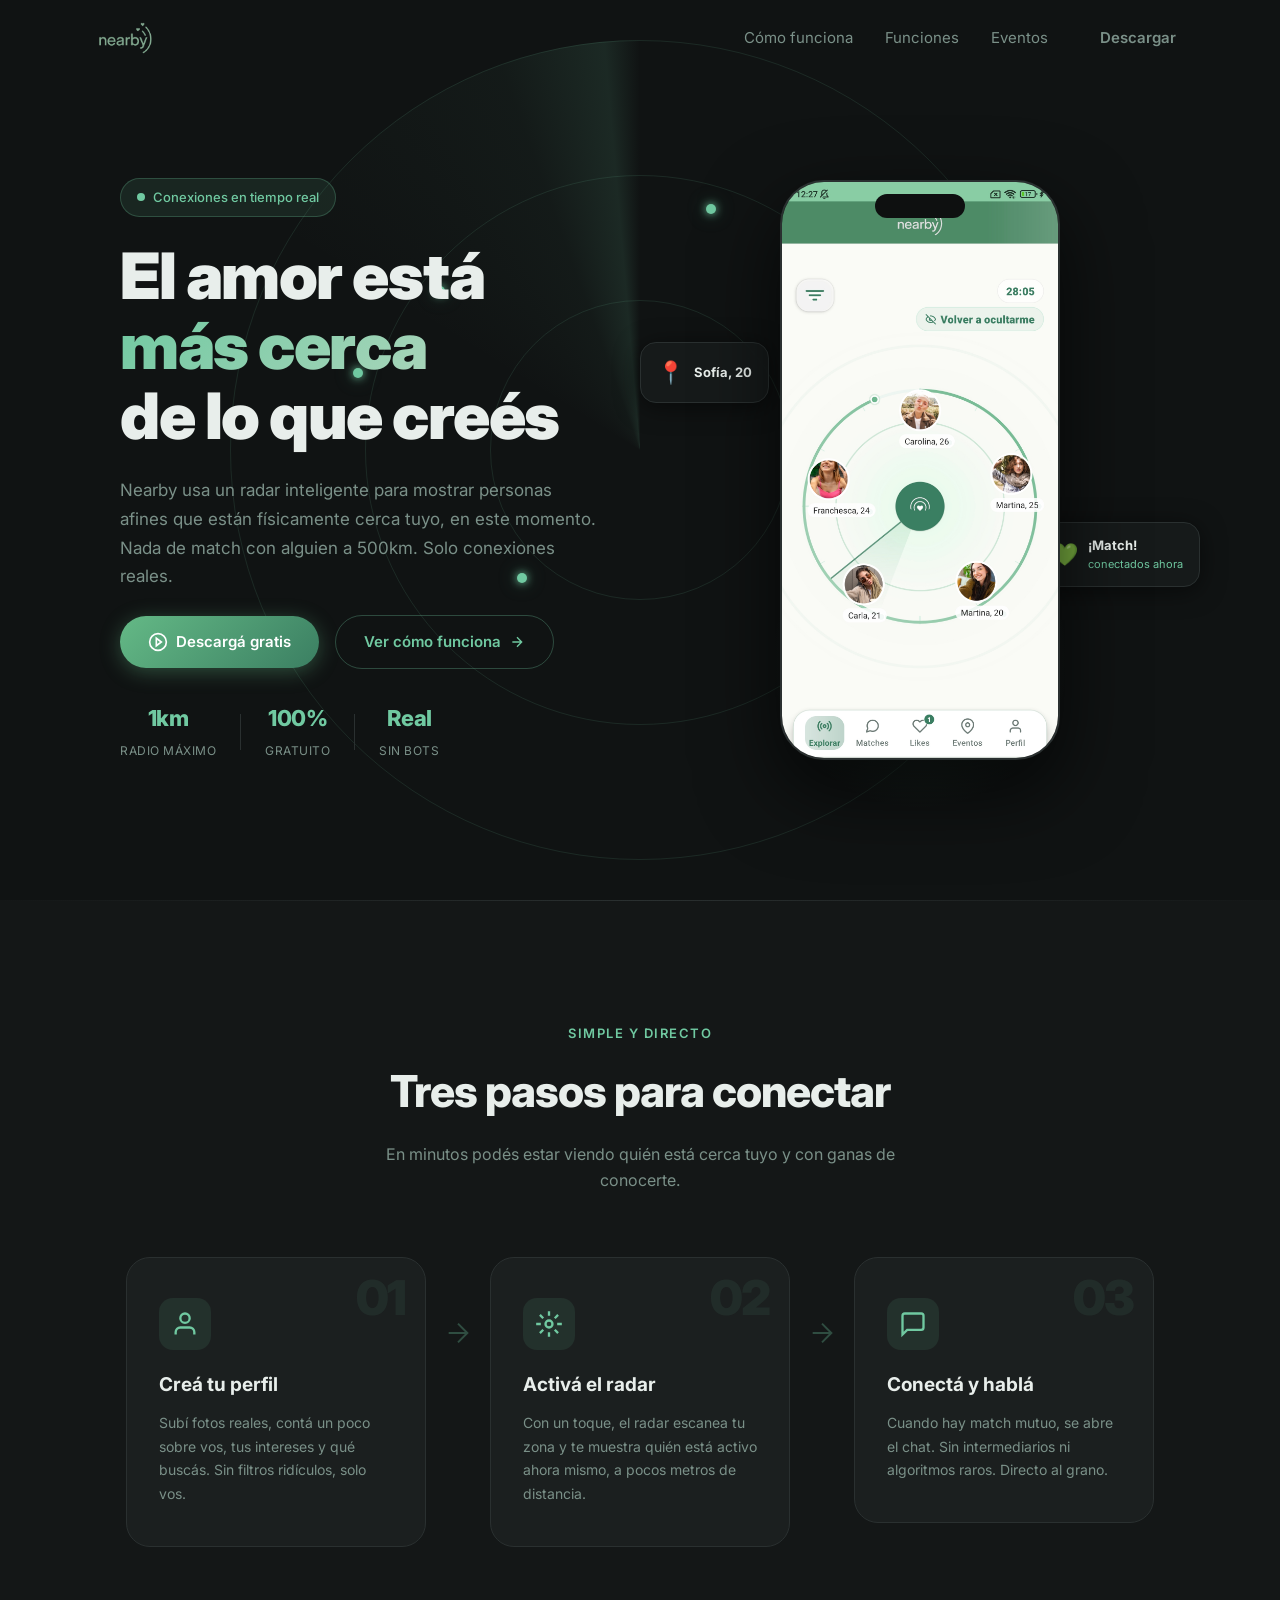
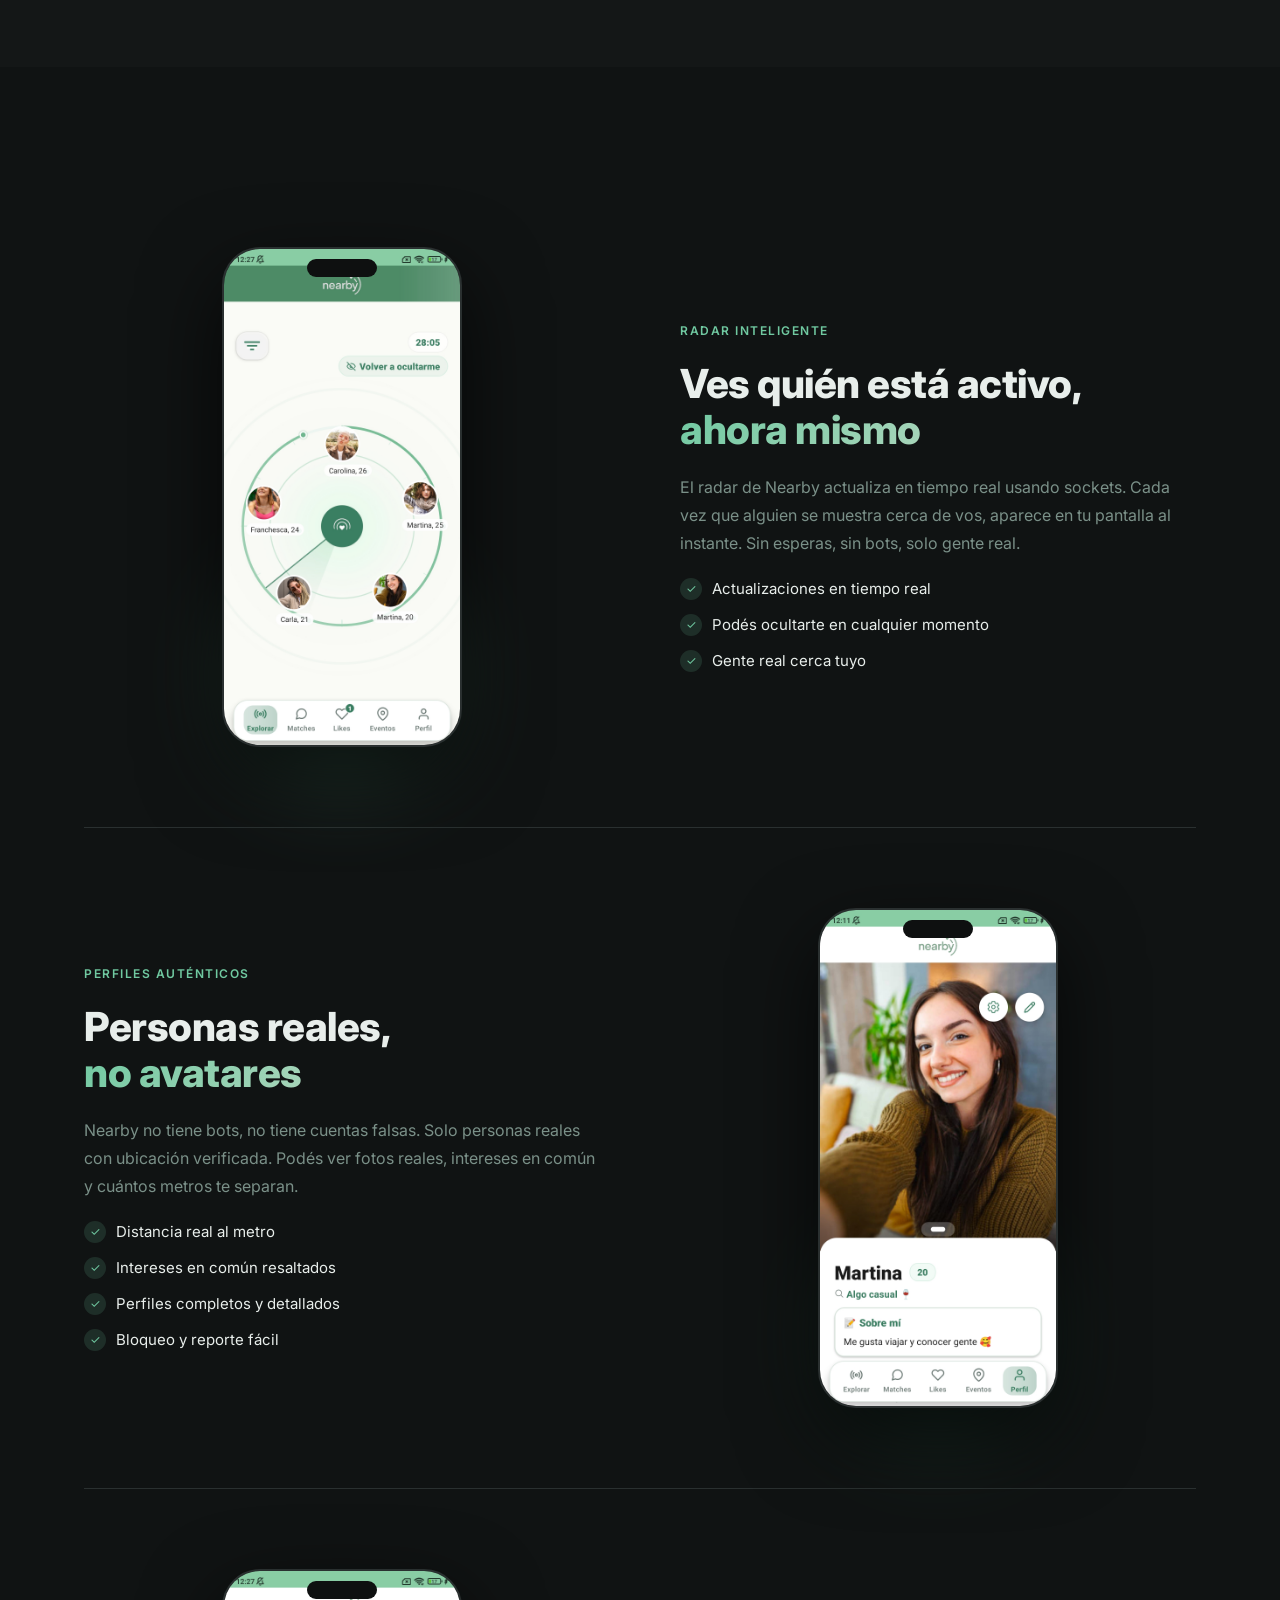
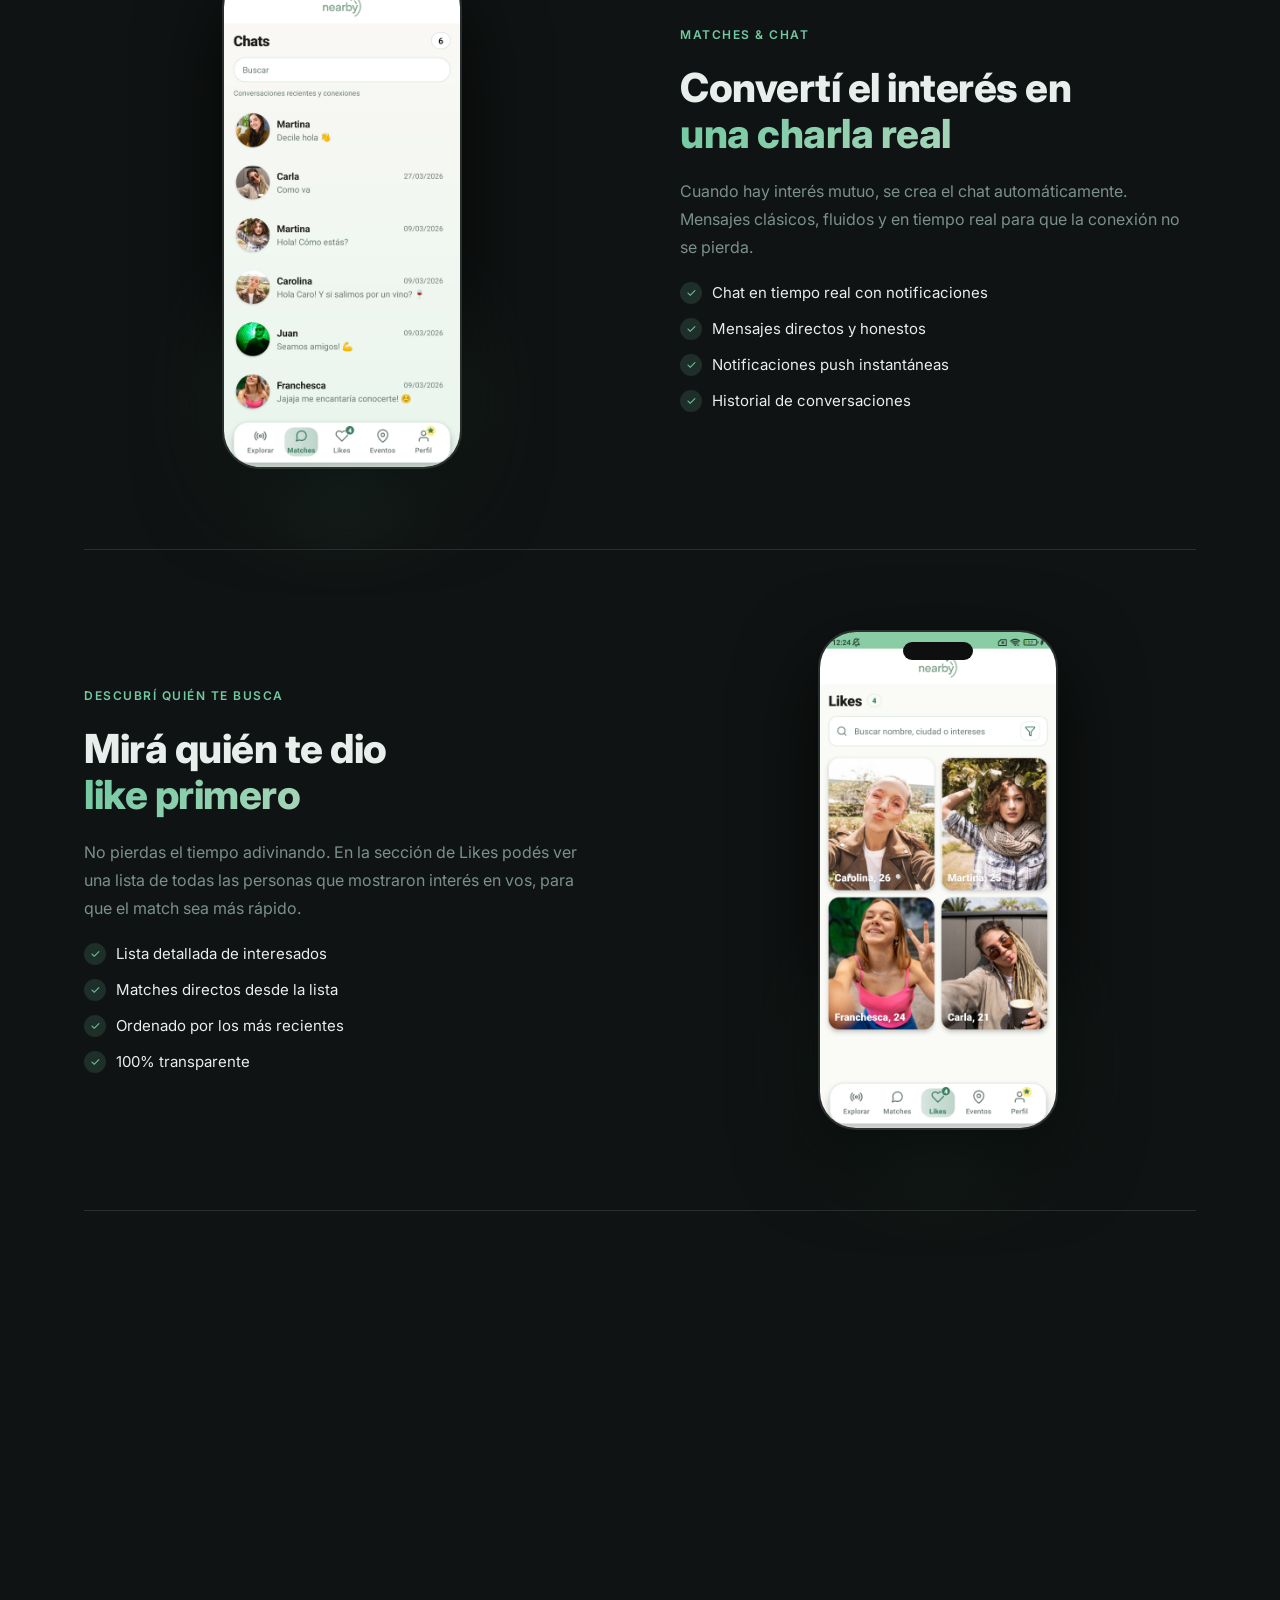
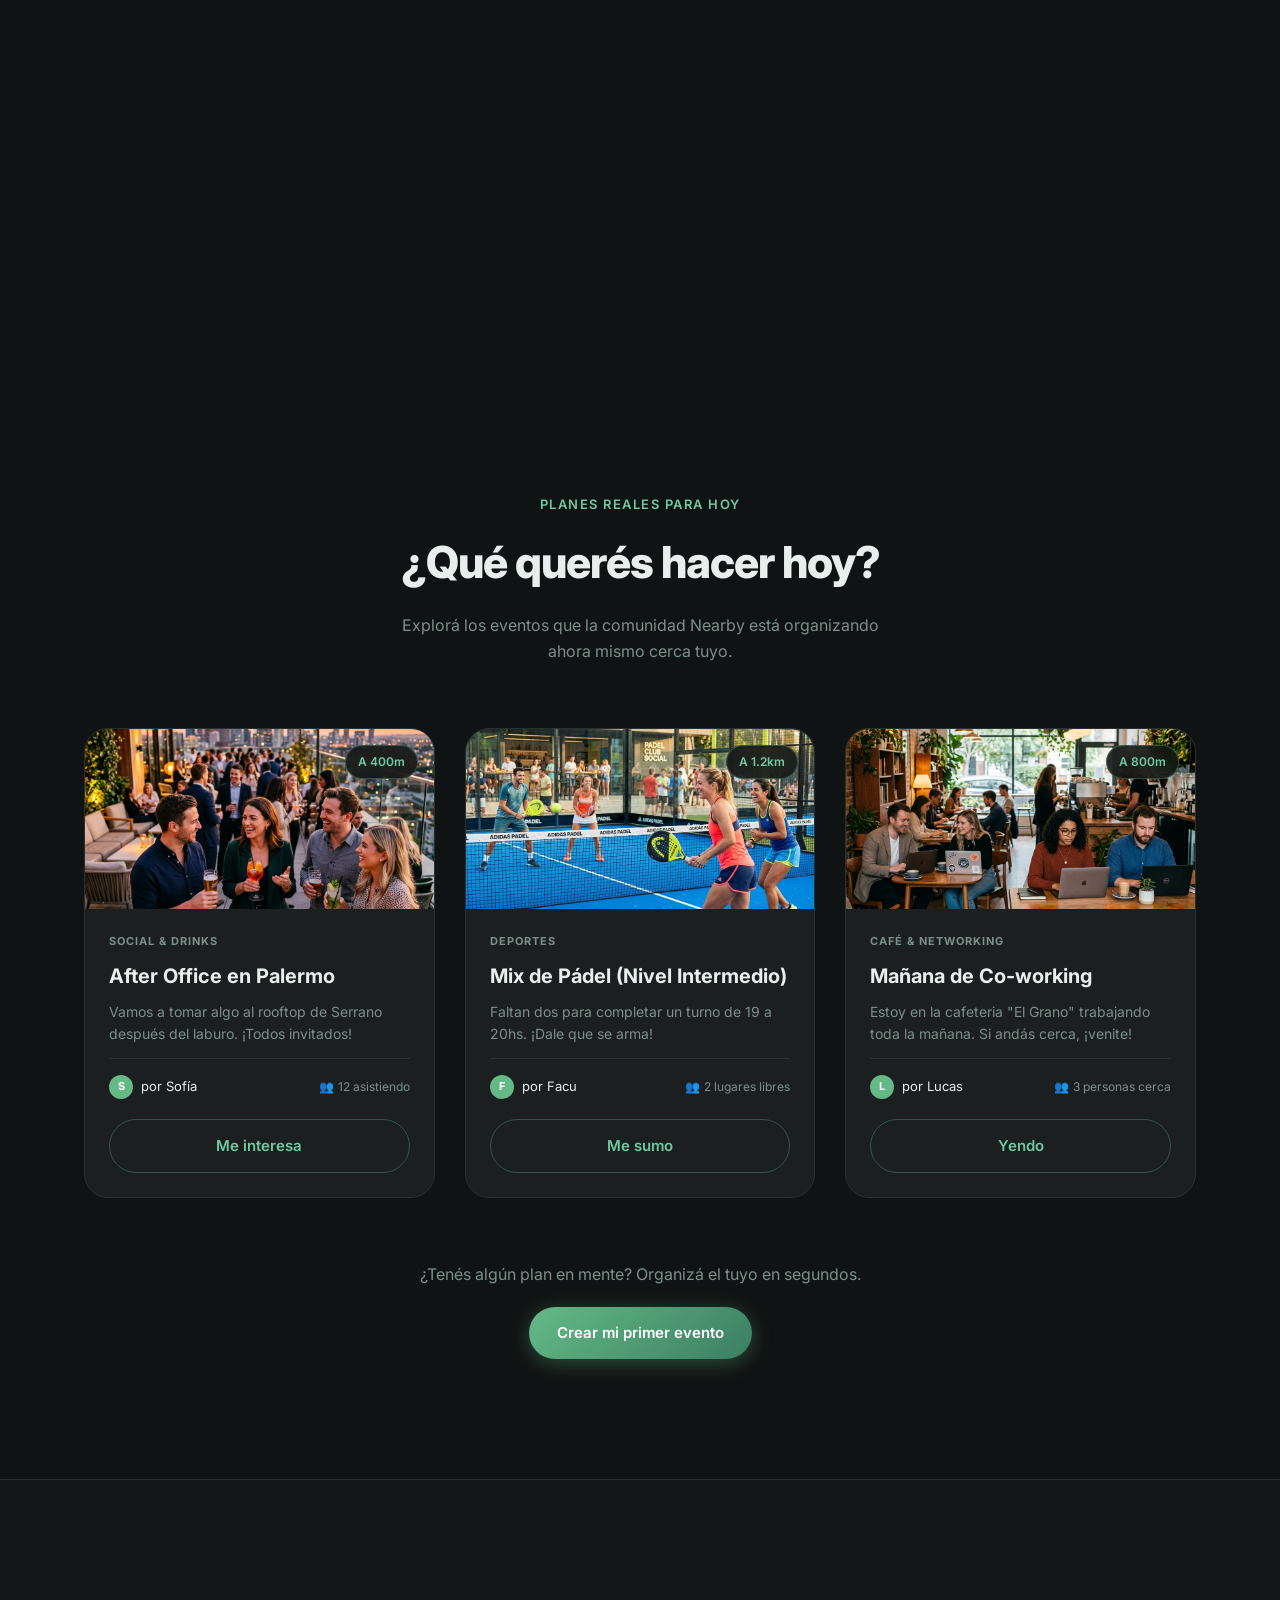
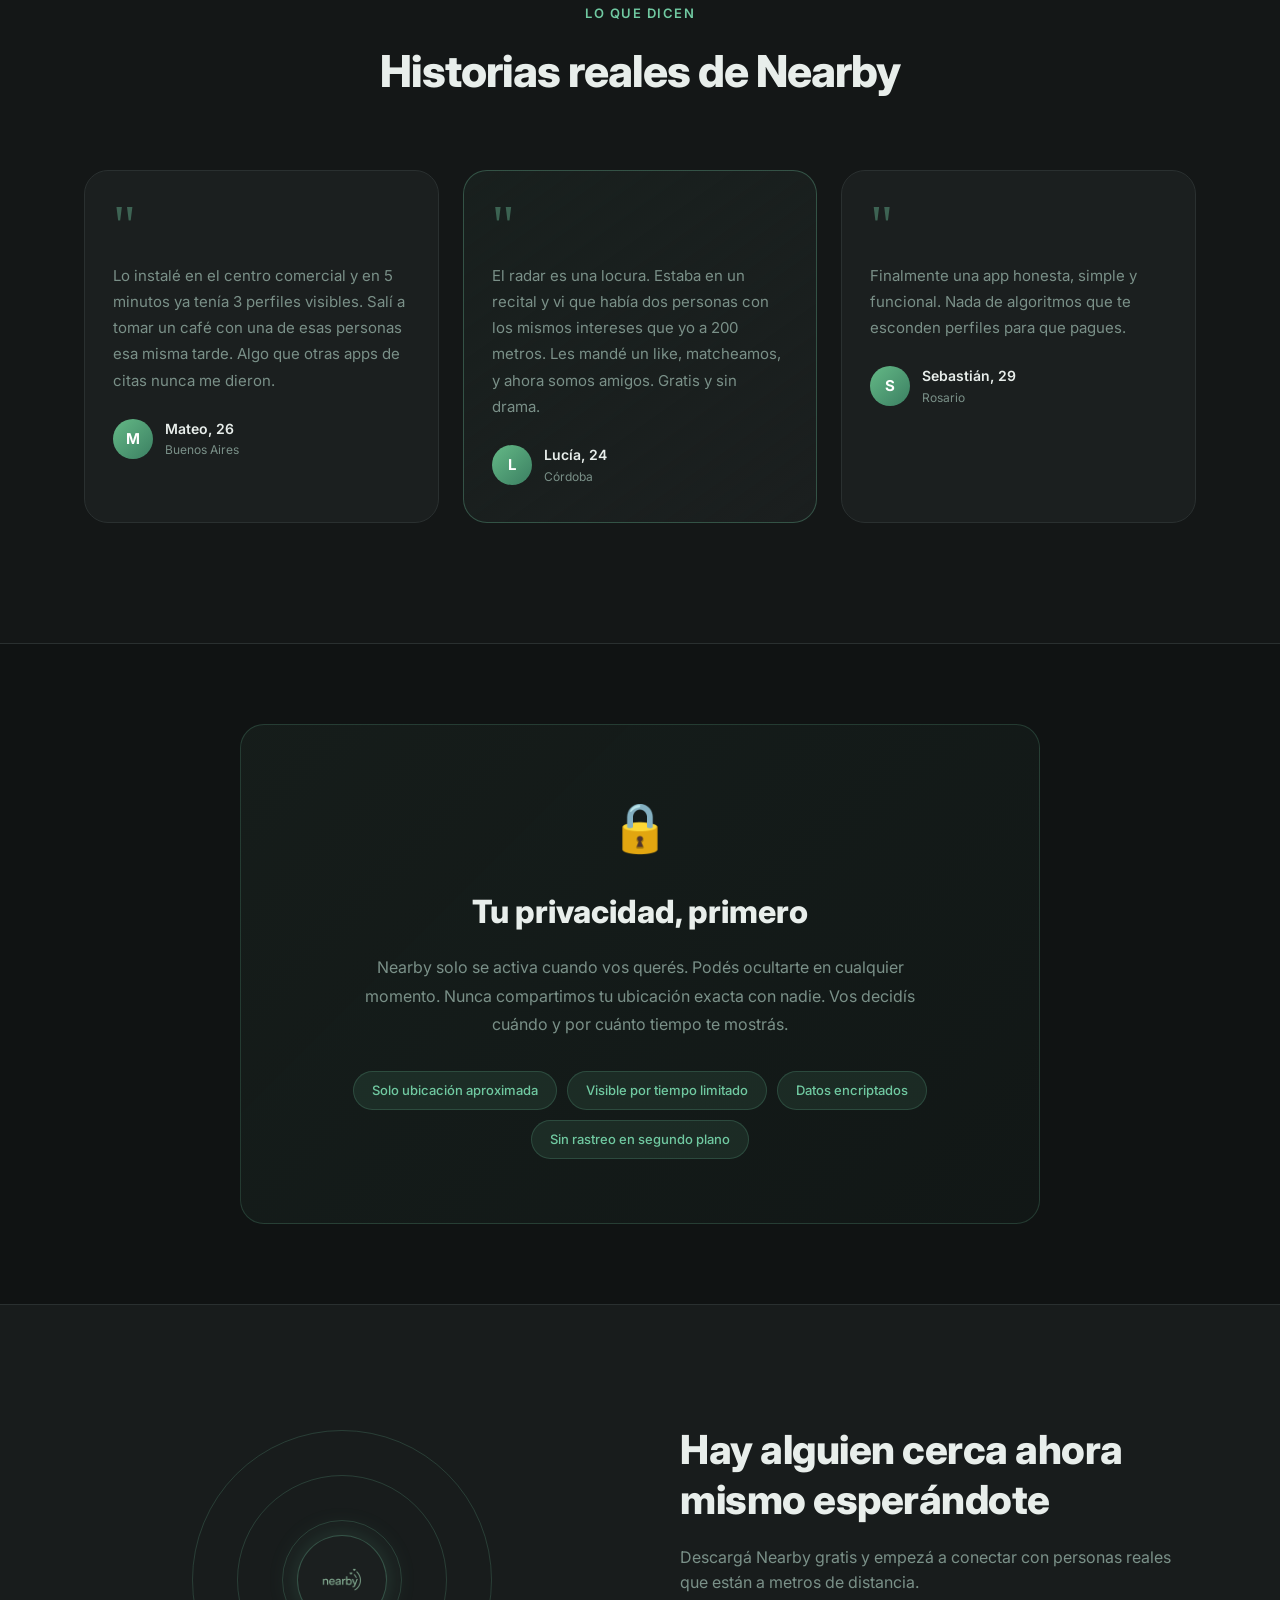
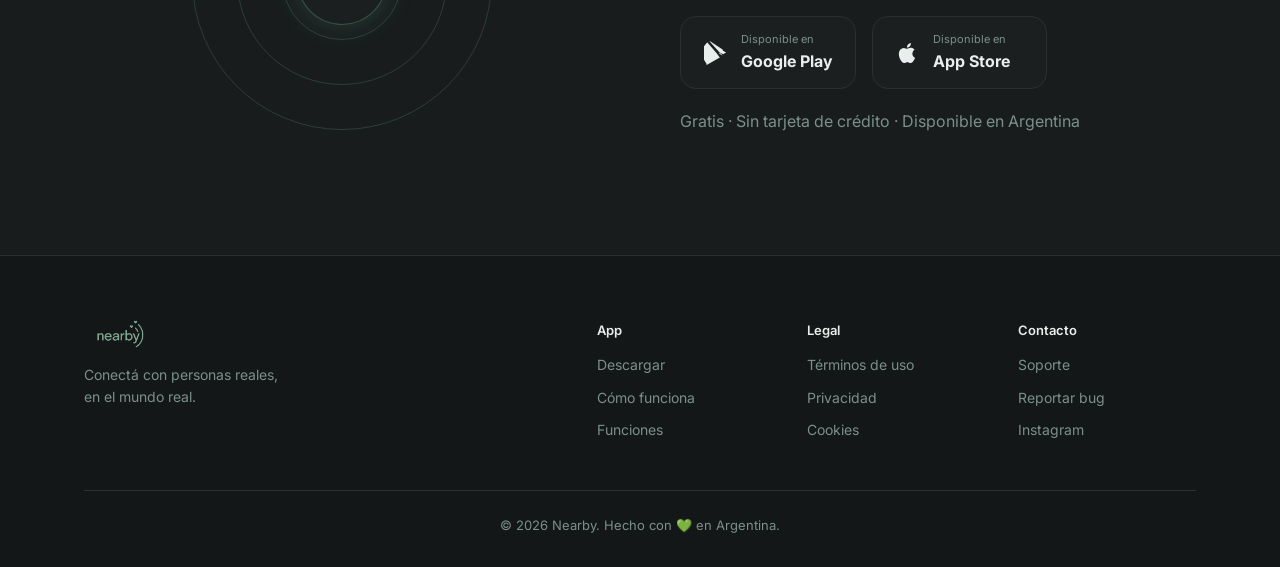
<file: landing/index.html>
<!DOCTYPE html>
<html lang="es">

<head>
  <meta charset="UTF-8" />
  <meta name="viewport" content="width=device-width, initial-scale=1.0" />
  <title>Nearby — Conectá con personas reales, cerca tuyo</title>
  <meta name="description"
    content="Nearby es la app que te conecta con personas auténticas que están físicamente cerca de vos. Radar en tiempo real, matches genuinos, conexiones que empiezan en el mundo real." />
  <link rel="preconnect" href="https://fonts.googleapis.com" />
  <link rel="preconnect" href="https://fonts.gstatic.com" crossorigin />
  <link href="https://fonts.googleapis.com/css2?family=Inter:wght@300;400;500;600;700;800;900&display=swap"
    rel="stylesheet" />
  <link rel="shortcut icon" href="images/icon.png" type="image/x-icon">
  <link rel="stylesheet" href="style.css" />
</head>

<body>

  <!-- ─── NAV ─── -->
  <nav class="nav" id="nav">
    <div class="nav-inner">
      <a href="#" class="nav-logo">
        <img src="images/logo.png" alt="Nearby" class="nav-logo-img" />
      </a>
      <div class="nav-links">
        <a href="#como-funciona">Cómo funciona</a>
        <a href="#features">Funciones</a>
        <a href="#eventos">Eventos</a>
        <a href="#descargar" class="btn btn-sm">Descargar</a>
      </div>
    </div>
  </nav>

  <!-- ─── HERO ─── -->
  <section class="hero">
    <div class="hero-bg">
      <div class="radar-ring r1"></div>
      <div class="radar-ring r2"></div>
      <div class="radar-ring r3"></div>
      <div class="radar-sweep"></div>
      <div class="hero-dots">
        <span class="dot d1"></span>
        <span class="dot d2"></span>
        <span class="dot d3"></span>
        <span class="dot d4"></span>
        <span class="dot d5"></span>
      </div>
    </div>
    <div class="container">
      <div class="hero-content">
        <div class="hero-badge">
          <span class="pulse-dot"></span>
          Conexiones en tiempo real
        </div>
        <h1 class="hero-title">
          El amor está<br />
          <span class="gradient-text">más cerca</span><br />
          de lo que creés
        </h1>
        <p class="hero-subtitle">
          Nearby usa un radar inteligente para mostrar personas afines que están físicamente cerca tuyo, en este
          momento. Nada de match con alguien a 500km. Solo conexiones reales.
        </p>
        <div class="hero-cta">
          <a href="#descargar" class="btn btn-primary">
            <svg width="20" height="20" viewBox="0 0 24 24" fill="none" stroke="currentColor" stroke-width="2">
              <path d="M12 2C6.48 2 2 6.48 2 12s4.48 10 10 10 10-4.48 10-10S17.52 2 12 2zm-2 14.5v-9l6 4.5-6 4.5z" />
            </svg>
            Descargá gratis
          </a>
          <a href="#como-funciona" class="btn btn-ghost">
            Ver cómo funciona
            <svg width="16" height="16" viewBox="0 0 24 24" fill="none" stroke="currentColor" stroke-width="2">
              <path d="M5 12h14M12 5l7 7-7 7" />
            </svg>
          </a>
        </div>
        <div class="hero-stats">
          <div class="stat">
            <span class="stat-number">1km</span>
            <span class="stat-label">Radio máximo</span>
          </div>
          <div class="stat-divider"></div>
          <div class="stat">
            <span class="stat-number">100%</span>
            <span class="stat-label">Gratuito</span>
          </div>
          <div class="stat-divider"></div>
          <div class="stat">
            <span class="stat-number">Real</span>
            <span class="stat-label">Sin bots</span>
          </div>
        </div>
      </div>
      <div class="hero-phone">
        <div class="phone-frame">
          <div class="phone-notch"></div>
          <div class="phone-screen">
            <img src="images/screen-radar.jpg" alt="Radar de Nearby" class="phone-img active" id="heroImg" />
          </div>
          <div class="phone-home"></div>
        </div>
        <div class="phone-glow"></div>
        <div class="floating-card card-left">
          <span class="fc-emoji">📍</span>
          <div>
            <div class="fc-name">Sofía, 20</div>
          </div>
        </div>
        <div class="floating-card card-right">
          <span class="fc-emoji">💚</span>
          <div>
            <div class="fc-name">¡Match!</div>
            <div class="fc-dist">conectados ahora</div>
          </div>
        </div>
      </div>
    </div>
  </section>

  <!-- ─── CÓMO FUNCIONA ─── -->
  <section class="how-it-works" id="como-funciona">
    <div class="container">
      <div class="section-header">
        <span class="section-label">Simple y directo</span>
        <h2 class="section-title">Tres pasos para conectar</h2>
        <p class="section-subtitle">En minutos podés estar viendo quién está cerca tuyo y con ganas de conocerte.</p>
      </div>
      <div class="steps">
        <div class="step" data-aos="fade-up">
          <div class="step-icon">
            <svg width="28" height="28" viewBox="0 0 24 24" fill="none" stroke="currentColor" stroke-width="2">
              <path d="M20 21v-2a4 4 0 0 0-4-4H8a4 4 0 0 0-4 4v2" />
              <circle cx="12" cy="7" r="4" />
            </svg>
          </div>
          <div class="step-number">01</div>
          <h3>Creá tu perfil</h3>
          <p>Subí fotos reales, contá un poco sobre vos, tus intereses y qué buscás. Sin filtros ridículos, solo vos.
          </p>
        </div>
        <div class="step-arrow">
          <svg width="32" height="32" viewBox="0 0 24 24" fill="none" stroke="currentColor" stroke-width="1.5">
            <path d="M5 12h14M12 5l7 7-7 7" />
          </svg>
        </div>
        <div class="step" data-aos="fade-up" data-aos-delay="100">
          <div class="step-icon">
            <svg width="28" height="28" viewBox="0 0 24 24" fill="none" stroke="currentColor" stroke-width="2">
              <circle cx="12" cy="12" r="3" />
              <path
                d="M12 1v4M12 19v4M4.22 4.22l2.83 2.83M16.95 16.95l2.83 2.83M1 12h4M19 12h4M4.22 19.78l2.83-2.83M16.95 7.05l2.83-2.83" />
            </svg>
          </div>
          <div class="step-number">02</div>
          <h3>Activá el radar</h3>
          <p>Con un toque, el radar escanea tu zona y te muestra quién está activo ahora mismo, a pocos metros de
            distancia.</p>
        </div>
        <div class="step-arrow">
          <svg width="32" height="32" viewBox="0 0 24 24" fill="none" stroke="currentColor" stroke-width="1.5">
            <path d="M5 12h14M12 5l7 7-7 7" />
          </svg>
        </div>
        <div class="step" data-aos="fade-up" data-aos-delay="200">
          <div class="step-icon">
            <svg width="28" height="28" viewBox="0 0 24 24" fill="none" stroke="currentColor" stroke-width="2">
              <path d="M21 15a2 2 0 0 1-2 2H7l-4 4V5a2 2 0 0 1 2-2h14a2 2 0 0 1 2 2z" />
            </svg>
          </div>
          <div class="step-number">03</div>
          <h3>Conectá y hablá</h3>
          <p>Cuando hay match mutuo, se abre el chat. Sin intermediarios ni algoritmos raros. Directo al grano.</p>
        </div>
      </div>
    </div>
  </section>

  <!-- ─── FEATURE SCREENS ─── -->
  <section class="features" id="features">
    <div class="container">

      <!-- Feature 1 -->
      <div class="feature-row">
        <div class="feature-visual">
          <div class="phone-frame phone-sm">
            <div class="phone-notch phone-notch-sm"></div>
            <div class="phone-screen">
              <img src="images/screen-radar.jpg" alt="Radar en tiempo real" class="phone-img" />
            </div>
            <div class="phone-home phone-home-sm"></div>
          </div>
          <div class="feature-glow glow-green"></div>
        </div>
        <div class="feature-text" data-aos="fade-left">
          <span class="feature-label">Radar inteligente</span>
          <h2>Ves quién está activo,<br /><span class="gradient-text">ahora mismo</span></h2>
          <p>El radar de Nearby actualiza en tiempo real usando sockets. Cada vez que alguien se muestra cerca de vos,
            aparece en tu pantalla al instante. Sin esperas, sin bots, solo gente real.</p>
          <ul class="feature-list">
            <li>
              <span class="check">✓</span>
              Actualizaciones en tiempo real
            </li>
            <li>
              <span class="check">✓</span>
              Podés ocultarte en cualquier momento
            </li>
            <li>
              <span class="check">✓</span>
              Gente real cerca tuyo
            </li>
          </ul>
        </div>
      </div>

      <!-- Feature 2 -->
      <div class="feature-row reverse">
        <div class="feature-visual">
          <div class="phone-frame phone-sm">
            <div class="phone-notch phone-notch-sm"></div>
            <div class="phone-screen">
              <img src="images/screen-profile.jpg" alt="Perfil de usuario" class="phone-img" />
            </div>
            <div class="phone-home phone-home-sm"></div>
          </div>
          <div class="feature-glow glow-teal"></div>
        </div>
        <div class="feature-text" data-aos="fade-right">
          <span class="feature-label">Perfiles auténticos</span>
          <h2>Personas reales,<br /><span class="gradient-text">no avatares</span></h2>
          <p>Nearby no tiene bots, no tiene cuentas falsas. Solo personas reales con ubicación verificada. Podés ver
            fotos reales, intereses en común y cuántos metros te separan.</p>
          <ul class="feature-list">
            <li>
              <span class="check">✓</span>
              Distancia real al metro
            </li>
            <li>
              <span class="check">✓</span>
              Intereses en común resaltados
            </li>
            <li>
              <span class="check">✓</span>
              Perfiles completos y detallados
            </li>
            <li>
              <span class="check">✓</span>
              Bloqueo y reporte fácil
            </li>
          </ul>
        </div>
      </div>

      <!-- Feature 3 -->
      <div class="feature-row">
        <div class="feature-visual">
          <div class="phone-frame phone-sm">
            <div class="phone-notch phone-notch-sm"></div>
            <div class="phone-screen">
              <img src="images/screen-matches.jpg" alt="Matches y chats" class="phone-img" />
            </div>
            <div class="phone-home phone-home-sm"></div>
          </div>
          <div class="feature-glow glow-green"></div>
        </div>
        <div class="feature-text" data-aos="fade-left">
          <span class="feature-label">Matches & Chat</span>
          <h2>Convertí el interés en<br /><span class="gradient-text">una charla real</span></h2>
          <p>Cuando hay interés mutuo, se crea el chat automáticamente. Mensajes clásicos, fluidos y en tiempo real para
            que la conexión no se pierda.</p>
          <ul class="feature-list">
            <li>
              <span class="check">✓</span>
              Chat en tiempo real con notificaciones
            </li>
            <li>
              <span class="check">✓</span>
              Mensajes directos y honestos
            </li>
            <li>
              <span class="check">✓</span>
              Notificaciones push instantáneas
            </li>
            <li>
              <span class="check">✓</span>
              Historial de conversaciones
            </li>
          </ul>
        </div>
      </div>

      <!-- Feature 4 -->
      <div class="feature-row reverse">
        <div class="feature-visual">
          <div class="phone-frame phone-sm">
            <div class="phone-notch phone-notch-sm"></div>
            <div class="phone-screen">
              <img src="images/screen-likes.jpg" alt="Sección de likes" class="phone-img" />
            </div>
            <div class="phone-home phone-home-sm"></div>
          </div>
          <div class="feature-glow glow-teal"></div>
        </div>
        <div class="feature-text" data-aos="fade-right">
          <span class="feature-label">Descubrí quién te busca</span>
          <h2>Mirá quién te dio<br /><span class="gradient-text">like primero</span></h2>
          <p>No pierdas el tiempo adivinando. En la sección de Likes podés ver una lista de todas las personas que
            mostraron interés en vos, para que el match sea más rápido.</p>
          <ul class="feature-list">
            <li>
              <span class="check">✓</span>
              Lista detallada de interesados
            </li>
            <li>
              <span class="check">✓</span>
              Matches directos desde la lista
            </li>
            <li>
              <span class="check">✓</span>
              Ordenado por los más recientes
            </li>
            <li>
              <span class="check">✓</span>
              100% transparente
            </li>
          </ul>
        </div>
      </div>

      <!-- Feature 5 -->
      <div class="feature-row">
        <div class="feature-visual">
          <div class="phone-frame phone-sm">
            <div class="phone-notch phone-notch-sm"></div>
            <div class="phone-screen">
              <img src="images/screen-mapa.jpg" alt="Sección de eventos" class="phone-img" />
            </div>
            <div class="phone-home phone-home-sm"></div>
          </div>
          <div class="feature-glow glow-green"></div>
        </div>
        <div class="feature-text" data-aos="fade-left">
          <span class="feature-label">¡NUEVO! — EVENTOS</span>
          <h2>Salí de la pantalla,<br /><span class="gradient-text">viví la experiencia</span></h2>
          <p>Nearby ya no es solo para chatear. Ahora podés crear y unirte a eventos compartidos por personas reales que
            están en tu radio de búsqueda.</p>
          <ul class="feature-list">
            <li>
              <span class="check">✓</span>
              Creá tus propios planes y atraé gente
            </li>
            <li>
              <span class="check">✓</span>
              Unite a eventos con un solo toque
            </li>
            <li>
              <span class="check">✓</span>
              Categorías: After office, deporte, café, y más
            </li>
            <li>
              <span class="check">✓</span>
              Solo visible para usuarios cercanos
            </li>
          </ul>
        </div>
      </div>

    </div>
  </section>

  <!-- ─── LIVE EVENTS SHOWCASE ─── -->
  <section class="events-showcase" id="eventos">
    <div class="container">
      <div class="section-header" data-aos="fade-up">
        <span class="section-label">Planes reales para hoy</span>
        <h2 class="section-title">¿Qué querés hacer hoy?</h2>
        <p class="section-subtitle">Explorá los eventos que la comunidad Nearby está organizando ahora mismo cerca tuyo.
        </p>
      </div>

      <div class="events-grid">
        <!-- Event Card 1 -->
        <article class="event-card" data-aos="fade-up" data-aos-delay="100">
          <div class="event-image">
            <img src="images/event-1.png" alt="After Office en Palermo" />
            <div class="event-badge">A 400m</div>
          </div>
          <div class="event-details">
            <div class="event-category">Social & Drinks</div>
            <h3 class="event-name">After Office en Palermo</h3>
            <p class="event-info">Vamos a tomar algo al rooftop de Serrano después del laburo. ¡Todos invitados!</p>
            <div class="event-meta">
              <div class="event-host">
                <span class="avatar">S</span> por Sofía
              </div>
              <div class="event-attendees">
                <span class="icon">👥</span> 12 asistiendo
              </div>
            </div>
            <a href="#descargar" class="btn btn-ghost btn-full">Me interesa</a>
          </div>
        </article>

        <!-- Event Card 2 -->
        <article class="event-card" data-aos="fade-up" data-aos-delay="200">
          <div class="event-image">
            <img src="images/event-2.png" alt="Partido de Pádel" />
            <div class="event-badge">A 1.2km</div>
          </div>
          <div class="event-details">
            <div class="event-category">Deportes</div>
            <h3 class="event-name">Mix de Pádel (Nivel Intermedio)</h3>
            <p class="event-info">Faltan dos para completar un turno de 19 a 20hs. ¡Dale que se arma!</p>
            <div class="event-meta">
              <div class="event-host">
                <span class="avatar">F</span> por Facu
              </div>
              <div class="event-attendees">
                <span class="icon">👥</span> 2 lugares libres
              </div>
            </div>
            <a href="#descargar" class="btn btn-ghost btn-full">Me sumo</a>
          </div>
        </article>

        <!-- Event Card 3 -->
        <article class="event-card" data-aos="fade-up" data-aos-delay="300">
          <div class="event-image">
            <img src="images/event-3.png" alt="Mañana de Co-working" />
            <div class="event-badge">A 800m</div>
          </div>
          <div class="event-details">
            <div class="event-category">Café & Networking</div>
            <h3 class="event-name">Mañana de Co-working</h3>
            <p class="event-info">Estoy en la cafeteria "El Grano" trabajando toda la mañana. Si andás cerca, ¡venite!
            </p>
            <div class="event-meta">
              <div class="event-host">
                <span class="avatar">L</span> por Lucas
              </div>
              <div class="event-attendees">
                <span class="icon">👥</span> 3 personas cerca
              </div>
            </div>
            <a href="#descargar" class="btn btn-ghost btn-full">Yendo</a>
          </div>
        </article>
      </div>

      <div class="events-cta" data-aos="fade-up">
        <p>¿Tenés algún plan en mente? Organizá el tuyo en segundos.</p>
        <a href="#descargar" class="btn btn-primary">Crear mi primer evento</a>
      </div>
    </div>
  </section>

  <!-- ─── TESTIMONIALS ─── -->
  <section class="testimonials">
    <div class="container">
      <div class="section-header">
        <span class="section-label">Lo que dicen</span>
        <h2 class="section-title">Historias reales de Nearby</h2>
      </div>
      <div class="testimonial-grid">
        <div class="testimonial-card">
          <div class="testimonial-quote">"</div>
          <p>Lo instalé en el centro comercial y en 5 minutos ya tenía 3 perfiles visibles. Salí a tomar un café con una
            de esas personas esa misma tarde. Algo que otras apps de citas nunca me dieron.</p>
          <div class="testimonial-author">
            <div class="testimonial-avatar">M</div>
            <div>
              <div class="testimonial-name">Mateo, 26</div>
              <div class="testimonial-city">Buenos Aires</div>
            </div>
          </div>
        </div>
        <div class="testimonial-card featured">
          <div class="testimonial-quote">"</div>
          <p>El radar es una locura. Estaba en un recital y vi que había dos personas con los mismos intereses que yo a
            200 metros. Les mandé un like, matcheamos, y ahora somos amigos. Gratis y sin drama.</p>
          <div class="testimonial-author">
            <div class="testimonial-avatar">L</div>
            <div>
              <div class="testimonial-name">Lucía, 24</div>
              <div class="testimonial-city">Córdoba</div>
            </div>
          </div>
        </div>
        <div class="testimonial-card">
          <div class="testimonial-quote">"</div>
          <p>Finalmente una app honesta, simple y funcional. Nada de
            algoritmos que te esconden perfiles para que pagues.</p>
          <div class="testimonial-author">
            <div class="testimonial-avatar">S</div>
            <div>
              <div class="testimonial-name">Sebastián, 29</div>
              <div class="testimonial-city">Rosario</div>
            </div>
          </div>
        </div>
      </div>
    </div>
  </section>

  <!-- ─── PRIVACY ─── -->
  <section class="privacy-section">
    <div class="container">
      <div class="privacy-card">
        <div class="privacy-icon">🔒</div>
        <h2>Tu privacidad, primero</h2>
        <p>Nearby solo se activa cuando vos querés. Podés ocultarte en cualquier momento. Nunca compartimos tu ubicación
          exacta con nadie. Vos decidís cuándo y por cuánto tiempo te mostrás.</p>
        <div class="privacy-pills">
          <span class="pill">Solo ubicación aproximada</span>
          <span class="pill">Visible por tiempo limitado</span>
          <span class="pill">Datos encriptados</span>
          <span class="pill">Sin rastreo en segundo plano</span>
        </div>
      </div>
    </div>
  </section>

  <!-- ─── CTA / DESCARGA ─── -->
  <section class="download-section" id="descargar">
    <div class="container">
      <div class="download-content">
        <div class="download-radar">
          <div class="dl-ring r1"></div>
          <div class="dl-ring r2"></div>
          <div class="dl-ring r3"></div>
          <div class="dl-center">
            <img src="images/logo.png" alt="Nearby" />
          </div>
        </div>
        <div class="download-text">
          <h2>Hay alguien cerca ahora mismo esperándote</h2>
          <p>Descargá Nearby gratis y empezá a conectar con personas reales que están a metros de distancia.</p>
          <div class="download-buttons">
            <a href="#" class="store-btn">
              <svg viewBox="0 0 24 24" fill="currentColor" width="24" height="24">
                <path
                  d="M3.18 23.76c.27.15.6.18.93.09l12.7-7.34L13.45 12l-10.27 11.76zm16.04-9.31L16 12.6l3.22-1.86c.97-.56.97-2.03 0-2.58L7.5.44c-.33-.19-.7-.24-1.05-.14L16.64 11.4l2.58 2.58zm-14.87-13c-.27.06-.52.2-.7.43L1 5.24v13.52l2.65 4.36c.18.23.43.37.7.43L13.45 12 4.35 1.45zm15.7 8.22-3.1 1.79 3.1 1.79 3.1-1.79-3.1-1.79z" />
              </svg>
              <div>
                <span class="store-sub">Disponible en</span>
                <span class="store-name">Google Play</span>
              </div>
            </a>
            <a href="#" class="store-btn">
              <svg viewBox="0 0 24 24" fill="currentColor" width="24" height="24">
                <path
                  d="M18.71 19.5c-.83 1.24-1.71 2.45-3.05 2.47-1.34.03-1.77-.79-3.29-.79-1.53 0-2 .77-3.27.82-1.31.05-2.3-1.32-3.14-2.53C4.25 17 2.94 12.45 4.7 9.39c.87-1.52 2.43-2.48 4.12-2.51 1.28-.02 2.5.87 3.29.87.78 0 2.26-1.07 3.8-.91.65.03 2.47.26 3.64 1.98-.09.06-2.17 1.28-2.15 3.81.03 3.02 2.65 4.03 2.68 4.04-.03.07-.42 1.44-1.38 2.83M13 3.5c.73-.83 1.94-1.46 2.94-1.5.13 1.17-.34 2.35-1.04 3.19-.69.85-1.83 1.51-2.95 1.42-.15-1.15.41-2.35 1.05-3.11z" />
              </svg>
              <div>
                <span class="store-sub">Disponible en</span>
                <span class="store-name">App Store</span>
              </div>
            </a>
          </div>
          <p class="download-note">Gratis · Sin tarjeta de crédito · Disponible en Argentina</p>
        </div>
      </div>
    </div>
  </section>

  <!-- ─── FOOTER ─── -->
  <footer class="footer">
    <div class="container">
      <div class="footer-inner">
        <div class="footer-brand">
          <img src="images/logo.png" alt="Nearby" class="footer-logo" />
          <p>Conectá con personas reales,<br />en el mundo real.</p>
        </div>
        <div class="footer-links">
          <div class="footer-col">
            <h4>App</h4>
            <a href="#">Descargar</a>
            <a href="#">Cómo funciona</a>
            <a href="#">Funciones</a>
          </div>
          <div class="footer-col">
            <h4>Legal</h4>
            <a href="terms.html">Términos de uso</a>
            <a href="privacy.html">Privacidad</a>
            <a href="#">Cookies</a>
          </div>
          <div class="footer-col">
            <h4>Contacto</h4>
            <a href="#">Soporte</a>
            <a href="#">Reportar bug</a>
            <a href="#">Instagram</a>
          </div>
        </div>
      </div>
      <div class="footer-bottom">
        <span>© 2026 Nearby. Hecho con 💚 en Argentina.</span>
      </div>
    </div>
  </footer>

  <script src="script.js"></script>
</body>

</html>
</file>
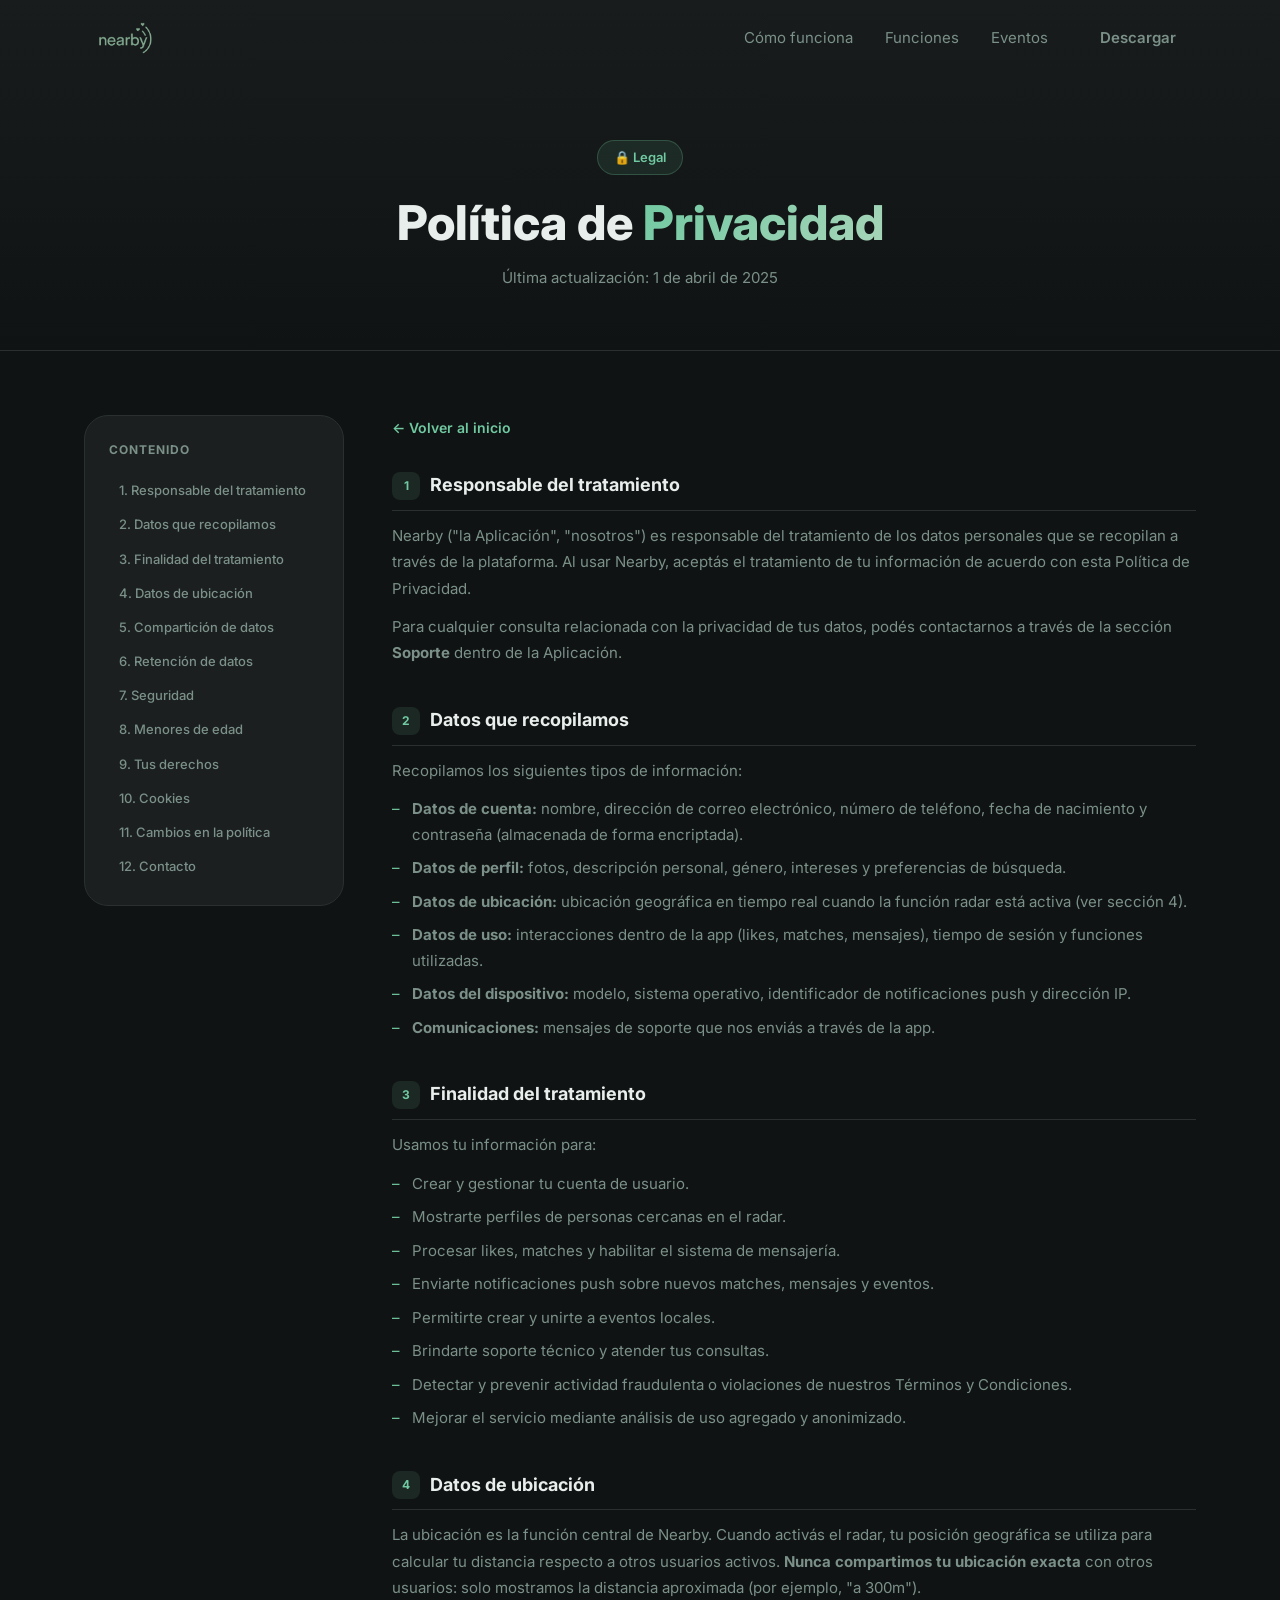
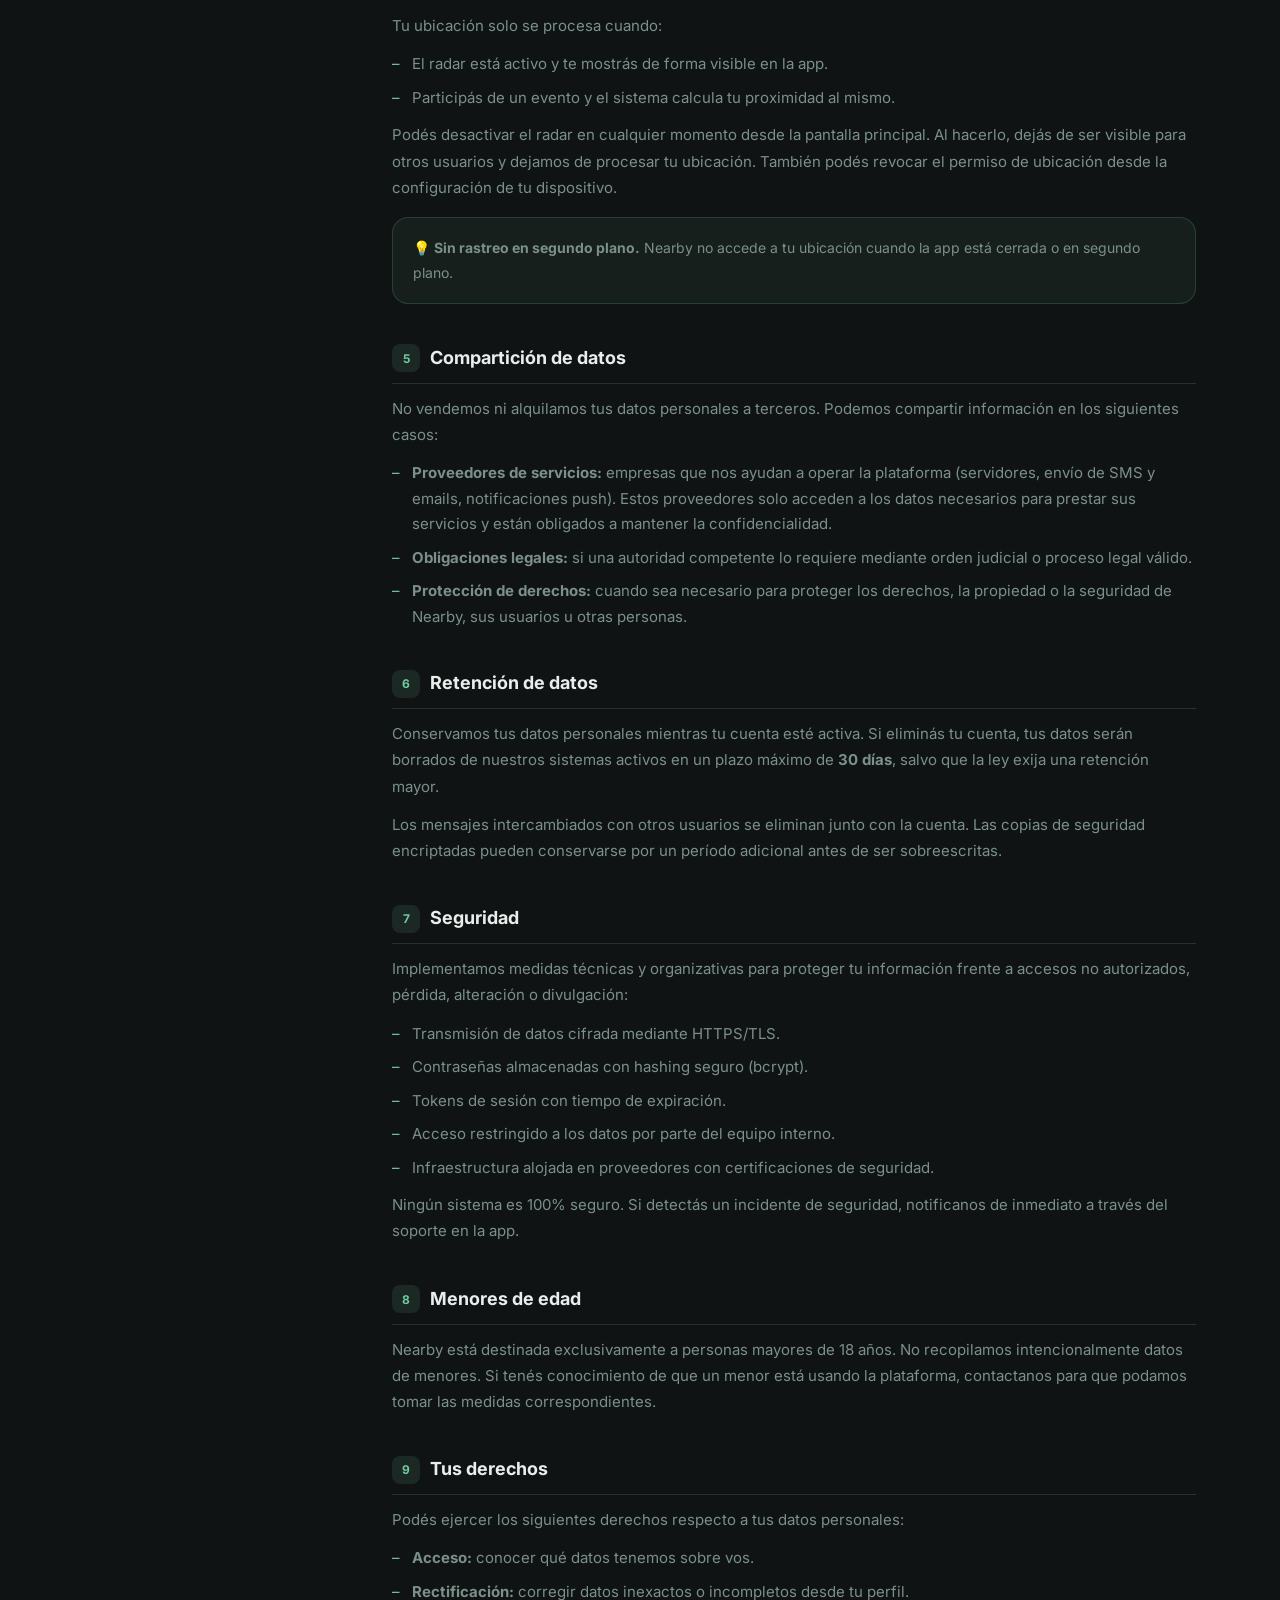
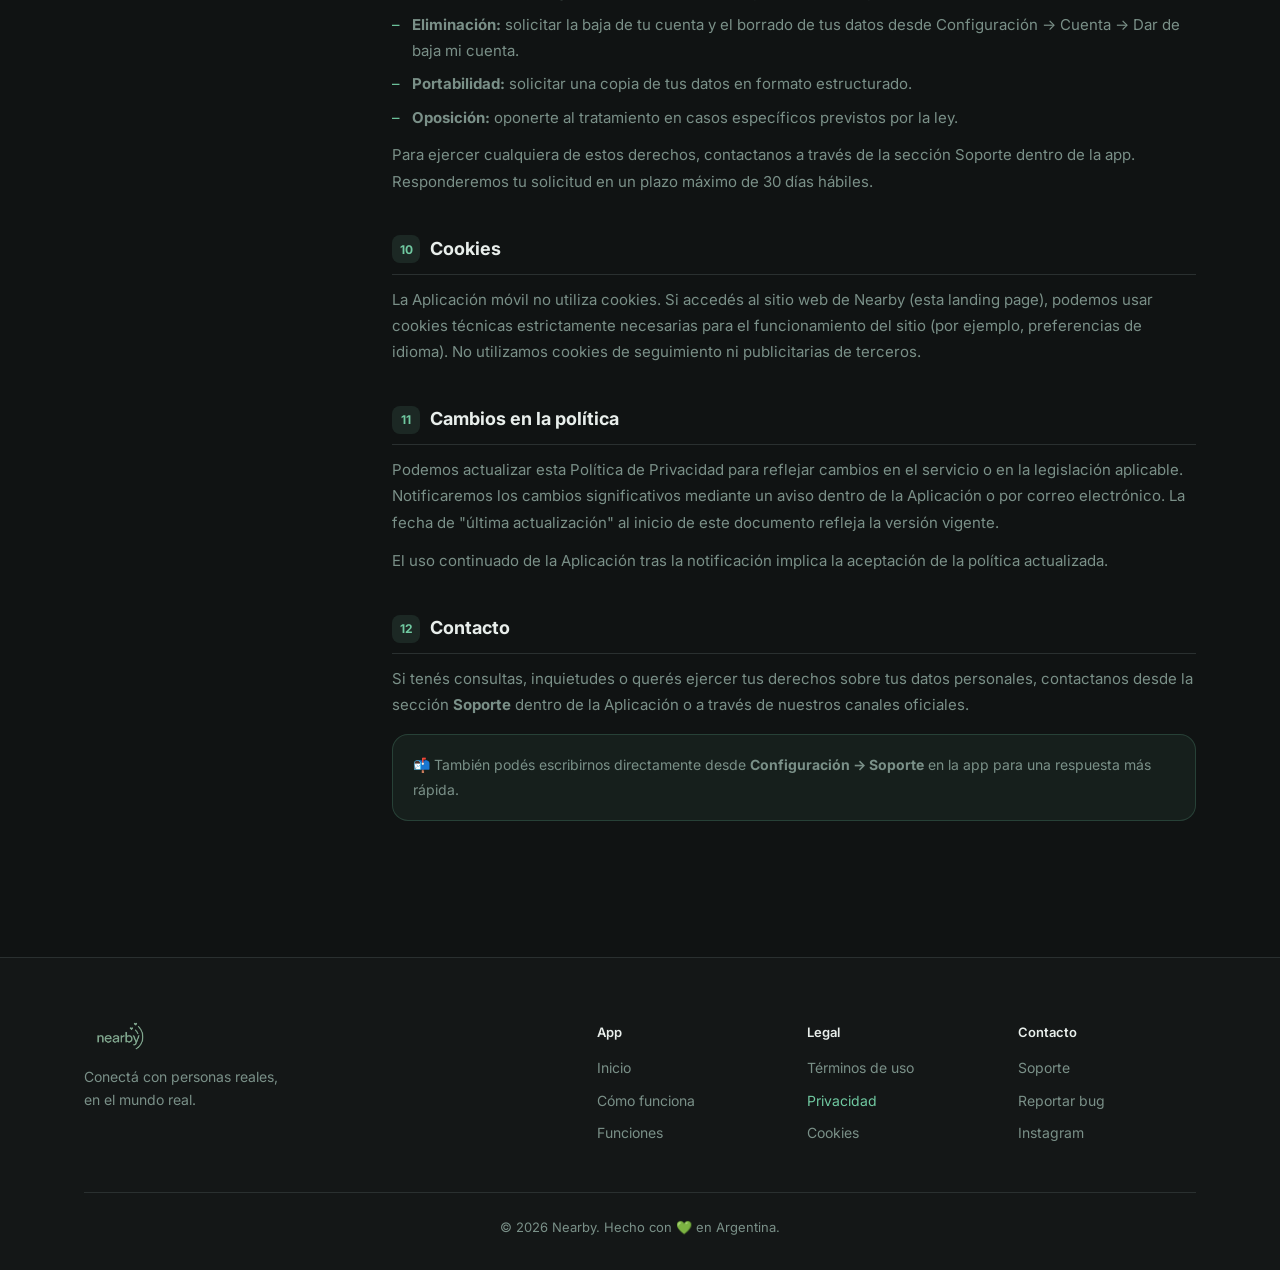
<file: landing/privacy.html>
<!DOCTYPE html>
<html lang="es">

<head>
  <meta charset="UTF-8" />
  <meta name="viewport" content="width=device-width, initial-scale=1.0" />
  <title>Política de Privacidad — Nearby</title>
  <meta name="description"
    content="Política de Privacidad de Nearby. Conocé cómo recopilamos, usamos y protegemos tu información personal." />
  <meta name="robots" content="noindex, follow" />
  <link rel="preconnect" href="https://fonts.googleapis.com" />
  <link rel="preconnect" href="https://fonts.gstatic.com" crossorigin />
  <link href="https://fonts.googleapis.com/css2?family=Inter:wght@300;400;500;600;700;800;900&display=swap"
    rel="stylesheet" />
  <link rel="shortcut icon" href="images/icon.png" type="image/x-icon">
  <link rel="stylesheet" href="style.css" />
  <style>
    /* ─── LEGAL PAGE STYLES ─── */
    .legal-hero {
      padding: 140px 0 60px;
      background: linear-gradient(180deg, var(--bg3) 0%, var(--bg) 100%);
      border-bottom: 1px solid var(--border);
      text-align: center;
    }
    .legal-hero .legal-badge {
      display: inline-flex;
      align-items: center;
      gap: 8px;
      background: rgba(112, 201, 161, .1);
      border: 1px solid rgba(112, 201, 161, .25);
      color: var(--green);
      font-size: 13px;
      font-weight: 600;
      padding: 6px 16px;
      border-radius: 50px;
      margin-bottom: 20px;
    }
    .legal-hero h1 {
      font-size: clamp(2rem, 5vw, 3rem);
      font-weight: 800;
      line-height: 1.15;
      margin-bottom: 16px;
    }
    .legal-hero p {
      color: var(--muted);
      font-size: 15px;
      max-width: 560px;
      margin: 0 auto;
    }

    /* ─── LEGAL BODY ─── */
    .legal-body {
      padding: 64px 0 96px;
    }
    .legal-layout {
      display: grid;
      grid-template-columns: 260px 1fr;
      gap: 48px;
      align-items: start;
    }

    /* Sticky TOC */
    .legal-toc {
      position: sticky;
      top: 100px;
      background: var(--card);
      border: 1px solid var(--border);
      border-radius: var(--radius-lg);
      padding: 24px;
    }
    .legal-toc h3 {
      font-size: 12px;
      font-weight: 700;
      letter-spacing: .08em;
      text-transform: uppercase;
      color: var(--muted);
      margin-bottom: 16px;
    }
    .legal-toc ol {
      list-style: none;
      display: flex;
      flex-direction: column;
      gap: 4px;
    }
    .legal-toc ol li a {
      display: block;
      color: var(--muted);
      text-decoration: none;
      font-size: 13px;
      font-weight: 500;
      padding: 6px 10px;
      border-radius: 8px;
      transition: all .2s;
      line-height: 1.4;
    }
    .legal-toc ol li a:hover {
      color: var(--green);
      background: rgba(112, 201, 161, .08);
    }

    /* Content */
    .legal-content {
      min-width: 0;
    }
    .legal-section {
      margin-bottom: 40px;
      scroll-margin-top: 100px;
    }
    .legal-section h2 {
      font-size: 18px;
      font-weight: 700;
      color: var(--text);
      margin-bottom: 12px;
      padding-bottom: 10px;
      border-bottom: 1px solid var(--border);
      display: flex;
      align-items: center;
      gap: 10px;
    }
    .legal-section h2 .section-num {
      display: inline-flex;
      align-items: center;
      justify-content: center;
      width: 28px;
      height: 28px;
      border-radius: 8px;
      background: rgba(112, 201, 161, .12);
      color: var(--green);
      font-size: 12px;
      font-weight: 700;
      flex-shrink: 0;
    }
    .legal-section p {
      color: var(--muted);
      font-size: 15px;
      line-height: 1.75;
      margin-bottom: 12px;
    }
    .legal-section p:last-child {
      margin-bottom: 0;
    }
    .legal-section ul {
      list-style: none;
      display: flex;
      flex-direction: column;
      gap: 8px;
      margin: 12px 0;
    }
    .legal-section ul li {
      color: var(--muted);
      font-size: 15px;
      line-height: 1.7;
      padding-left: 20px;
      position: relative;
    }
    .legal-section ul li::before {
      content: "–";
      position: absolute;
      left: 0;
      color: var(--green);
    }

    /* Info box */
    .legal-info-box {
      background: rgba(112, 201, 161, .07);
      border: 1px solid rgba(112, 201, 161, .2);
      border-radius: var(--radius);
      padding: 18px 20px;
      margin-top: 16px;
    }
    .legal-info-box p {
      margin-bottom: 0 !important;
      font-size: 14px !important;
    }

    /* Back link */
    .back-link {
      display: inline-flex;
      align-items: center;
      gap: 8px;
      color: var(--green);
      text-decoration: none;
      font-size: 14px;
      font-weight: 600;
      margin-bottom: 32px;
      transition: gap .2s;
    }
    .back-link:hover { gap: 12px; }

    /* Responsive */
    @media (max-width: 860px) {
      .legal-layout {
        grid-template-columns: 1fr;
      }
      .legal-toc {
        position: static;
      }
    }
  </style>
</head>

<body>

  <!-- ─── NAV ─── -->
  <nav class="nav" id="nav">
    <div class="nav-inner">
      <a href="index.html" class="nav-logo">
        <img src="images/logo.png" alt="Nearby" class="nav-logo-img" />
      </a>
      <div class="nav-links">
        <a href="index.html#como-funciona">Cómo funciona</a>
        <a href="index.html#features">Funciones</a>
        <a href="index.html#eventos">Eventos</a>
        <a href="index.html#descargar" class="btn btn-sm">Descargar</a>
      </div>
    </div>
  </nav>

  <!-- ─── HERO ─── -->
  <section class="legal-hero">
    <div class="container">
      <div class="legal-badge">🔒 Legal</div>
      <h1>Política de <span class="gradient-text">Privacidad</span></h1>
      <p>Última actualización: 1 de abril de 2025</p>
    </div>
  </section>

  <!-- ─── BODY ─── -->
  <section class="legal-body">
    <div class="container">

      <div class="legal-layout">

        <!-- Table of Contents -->
        <aside class="legal-toc">
          <h3>Contenido</h3>
          <ol>
            <li><a href="#s1">1. Responsable del tratamiento</a></li>
            <li><a href="#s2">2. Datos que recopilamos</a></li>
            <li><a href="#s3">3. Finalidad del tratamiento</a></li>
            <li><a href="#s4">4. Datos de ubicación</a></li>
            <li><a href="#s5">5. Compartición de datos</a></li>
            <li><a href="#s6">6. Retención de datos</a></li>
            <li><a href="#s7">7. Seguridad</a></li>
            <li><a href="#s8">8. Menores de edad</a></li>
            <li><a href="#s9">9. Tus derechos</a></li>
            <li><a href="#s10">10. Cookies</a></li>
            <li><a href="#s11">11. Cambios en la política</a></li>
            <li><a href="#s12">12. Contacto</a></li>
          </ol>
        </aside>

        <!-- Content -->
        <div class="legal-content">

          <a href="index.html" class="back-link">
            ← Volver al inicio
          </a>

          <div class="legal-section" id="s1">
            <h2><span class="section-num">1</span> Responsable del tratamiento</h2>
            <p>
              Nearby ("la Aplicación", "nosotros") es responsable del tratamiento de los datos personales que se
              recopilan a través de la plataforma. Al usar Nearby, aceptás el tratamiento de tu información de acuerdo
              con esta Política de Privacidad.
            </p>
            <p>
              Para cualquier consulta relacionada con la privacidad de tus datos, podés contactarnos a través de la
              sección <strong>Soporte</strong> dentro de la Aplicación.
            </p>
          </div>

          <div class="legal-section" id="s2">
            <h2><span class="section-num">2</span> Datos que recopilamos</h2>
            <p>Recopilamos los siguientes tipos de información:</p>
            <ul>
              <li><strong>Datos de cuenta:</strong> nombre, dirección de correo electrónico, número de teléfono, fecha
                de nacimiento y contraseña (almacenada de forma encriptada).</li>
              <li><strong>Datos de perfil:</strong> fotos, descripción personal, género, intereses y preferencias de
                búsqueda.</li>
              <li><strong>Datos de ubicación:</strong> ubicación geográfica en tiempo real cuando la función radar está
                activa (ver sección 4).</li>
              <li><strong>Datos de uso:</strong> interacciones dentro de la app (likes, matches, mensajes), tiempo de
                sesión y funciones utilizadas.</li>
              <li><strong>Datos del dispositivo:</strong> modelo, sistema operativo, identificador de notificaciones
                push y dirección IP.</li>
              <li><strong>Comunicaciones:</strong> mensajes de soporte que nos enviás a través de la app.</li>
            </ul>
          </div>

          <div class="legal-section" id="s3">
            <h2><span class="section-num">3</span> Finalidad del tratamiento</h2>
            <p>Usamos tu información para:</p>
            <ul>
              <li>Crear y gestionar tu cuenta de usuario.</li>
              <li>Mostrarte perfiles de personas cercanas en el radar.</li>
              <li>Procesar likes, matches y habilitar el sistema de mensajería.</li>
              <li>Enviarte notificaciones push sobre nuevos matches, mensajes y eventos.</li>
              <li>Permitirte crear y unirte a eventos locales.</li>
              <li>Brindarte soporte técnico y atender tus consultas.</li>
              <li>Detectar y prevenir actividad fraudulenta o violaciones de nuestros Términos y Condiciones.</li>
              <li>Mejorar el servicio mediante análisis de uso agregado y anonimizado.</li>
            </ul>
          </div>

          <div class="legal-section" id="s4">
            <h2><span class="section-num">4</span> Datos de ubicación</h2>
            <p>
              La ubicación es la función central de Nearby. Cuando activás el radar, tu posición geográfica se utiliza
              para calcular tu distancia respecto a otros usuarios activos. <strong>Nunca compartimos tu ubicación
              exacta</strong> con otros usuarios: solo mostramos la distancia aproximada (por ejemplo, "a 300m").
            </p>
            <p>
              Tu ubicación solo se procesa cuando:
            </p>
            <ul>
              <li>El radar está activo y te mostrás de forma visible en la app.</li>
              <li>Participás de un evento y el sistema calcula tu proximidad al mismo.</li>
            </ul>
            <p>
              Podés desactivar el radar en cualquier momento desde la pantalla principal. Al hacerlo, dejás de ser
              visible para otros usuarios y dejamos de procesar tu ubicación. También podés revocar el permiso de
              ubicación desde la configuración de tu dispositivo.
            </p>
            <div class="legal-info-box">
              <p>💡 <strong>Sin rastreo en segundo plano.</strong> Nearby no accede a tu ubicación cuando la app está
                cerrada o en segundo plano.</p>
            </div>
          </div>

          <div class="legal-section" id="s5">
            <h2><span class="section-num">5</span> Compartición de datos</h2>
            <p>
              No vendemos ni alquilamos tus datos personales a terceros. Podemos compartir información en los siguientes
              casos:
            </p>
            <ul>
              <li><strong>Proveedores de servicios:</strong> empresas que nos ayudan a operar la plataforma (servidores,
                envío de SMS y emails, notificaciones push). Estos proveedores solo acceden a los datos necesarios para
                prestar sus servicios y están obligados a mantener la confidencialidad.</li>
              <li><strong>Obligaciones legales:</strong> si una autoridad competente lo requiere mediante orden judicial
                o proceso legal válido.</li>
              <li><strong>Protección de derechos:</strong> cuando sea necesario para proteger los derechos, la
                propiedad o la seguridad de Nearby, sus usuarios u otras personas.</li>
            </ul>
          </div>

          <div class="legal-section" id="s6">
            <h2><span class="section-num">6</span> Retención de datos</h2>
            <p>
              Conservamos tus datos personales mientras tu cuenta esté activa. Si eliminás tu cuenta, tus datos serán
              borrados de nuestros sistemas activos en un plazo máximo de <strong>30 días</strong>, salvo que la ley
              exija una retención mayor.
            </p>
            <p>
              Los mensajes intercambiados con otros usuarios se eliminan junto con la cuenta. Las copias de seguridad
              encriptadas pueden conservarse por un período adicional antes de ser sobreescritas.
            </p>
          </div>

          <div class="legal-section" id="s7">
            <h2><span class="section-num">7</span> Seguridad</h2>
            <p>
              Implementamos medidas técnicas y organizativas para proteger tu información frente a accesos no
              autorizados, pérdida, alteración o divulgación:
            </p>
            <ul>
              <li>Transmisión de datos cifrada mediante HTTPS/TLS.</li>
              <li>Contraseñas almacenadas con hashing seguro (bcrypt).</li>
              <li>Tokens de sesión con tiempo de expiración.</li>
              <li>Acceso restringido a los datos por parte del equipo interno.</li>
              <li>Infraestructura alojada en proveedores con certificaciones de seguridad.</li>
            </ul>
            <p>
              Ningún sistema es 100% seguro. Si detectás un incidente de seguridad, notificanos de inmediato a través
              del soporte en la app.
            </p>
          </div>

          <div class="legal-section" id="s8">
            <h2><span class="section-num">8</span> Menores de edad</h2>
            <p>
              Nearby está destinada exclusivamente a personas mayores de 18 años. No recopilamos intencionalmente datos
              de menores. Si tenés conocimiento de que un menor está usando la plataforma, contactanos para que podamos
              tomar las medidas correspondientes.
            </p>
          </div>

          <div class="legal-section" id="s9">
            <h2><span class="section-num">9</span> Tus derechos</h2>
            <p>Podés ejercer los siguientes derechos respecto a tus datos personales:</p>
            <ul>
              <li><strong>Acceso:</strong> conocer qué datos tenemos sobre vos.</li>
              <li><strong>Rectificación:</strong> corregir datos inexactos o incompletos desde tu perfil.</li>
              <li><strong>Eliminación:</strong> solicitar la baja de tu cuenta y el borrado de tus datos desde
                Configuración → Cuenta → Dar de baja mi cuenta.</li>
              <li><strong>Portabilidad:</strong> solicitar una copia de tus datos en formato estructurado.</li>
              <li><strong>Oposición:</strong> oponerte al tratamiento en casos específicos previstos por la ley.</li>
            </ul>
            <p>
              Para ejercer cualquiera de estos derechos, contactanos a través de la sección Soporte dentro de la app.
              Responderemos tu solicitud en un plazo máximo de 30 días hábiles.
            </p>
          </div>

          <div class="legal-section" id="s10">
            <h2><span class="section-num">10</span> Cookies</h2>
            <p>
              La Aplicación móvil no utiliza cookies. Si accedés al sitio web de Nearby (esta landing page), podemos
              usar cookies técnicas estrictamente necesarias para el funcionamiento del sitio (por ejemplo, preferencias
              de idioma). No utilizamos cookies de seguimiento ni publicitarias de terceros.
            </p>
          </div>

          <div class="legal-section" id="s11">
            <h2><span class="section-num">11</span> Cambios en la política</h2>
            <p>
              Podemos actualizar esta Política de Privacidad para reflejar cambios en el servicio o en la legislación
              aplicable. Notificaremos los cambios significativos mediante un aviso dentro de la Aplicación o por
              correo electrónico. La fecha de "última actualización" al inicio de este documento refleja la versión
              vigente.
            </p>
            <p>
              El uso continuado de la Aplicación tras la notificación implica la aceptación de la política actualizada.
            </p>
          </div>

          <div class="legal-section" id="s12">
            <h2><span class="section-num">12</span> Contacto</h2>
            <p>
              Si tenés consultas, inquietudes o querés ejercer tus derechos sobre tus datos personales, contactanos
              desde la sección <strong>Soporte</strong> dentro de la Aplicación o a través de nuestros canales
              oficiales.
            </p>
            <div class="legal-info-box">
              <p>📬 También podés escribirnos directamente desde <strong>Configuración → Soporte</strong> en la app
                para una respuesta más rápida.</p>
            </div>
          </div>

        </div>
      </div>
    </div>
  </section>

  <!-- ─── FOOTER ─── -->
  <footer class="footer">
    <div class="container">
      <div class="footer-inner">
        <div class="footer-brand">
          <img src="images/logo.png" alt="Nearby" class="footer-logo" />
          <p>Conectá con personas reales,<br />en el mundo real.</p>
        </div>
        <div class="footer-links">
          <div class="footer-col">
            <h4>App</h4>
            <a href="index.html">Inicio</a>
            <a href="index.html#como-funciona">Cómo funciona</a>
            <a href="index.html#features">Funciones</a>
          </div>
          <div class="footer-col">
            <h4>Legal</h4>
            <a href="terms.html">Términos de uso</a>
            <a href="privacy.html" style="color: var(--green);">Privacidad</a>
            <a href="#">Cookies</a>
          </div>
          <div class="footer-col">
            <h4>Contacto</h4>
            <a href="#">Soporte</a>
            <a href="#">Reportar bug</a>
            <a href="#">Instagram</a>
          </div>
        </div>
      </div>
      <div class="footer-bottom">
        <span>© 2026 Nearby. Hecho con 💚 en Argentina.</span>
      </div>
    </div>
  </footer>

  <script>
    // Nav scroll effect
    const nav = document.getElementById('nav');
    window.addEventListener('scroll', () => {
      nav.classList.toggle('scrolled', window.scrollY > 40);
    });
  </script>

</body>

</html>
</file>
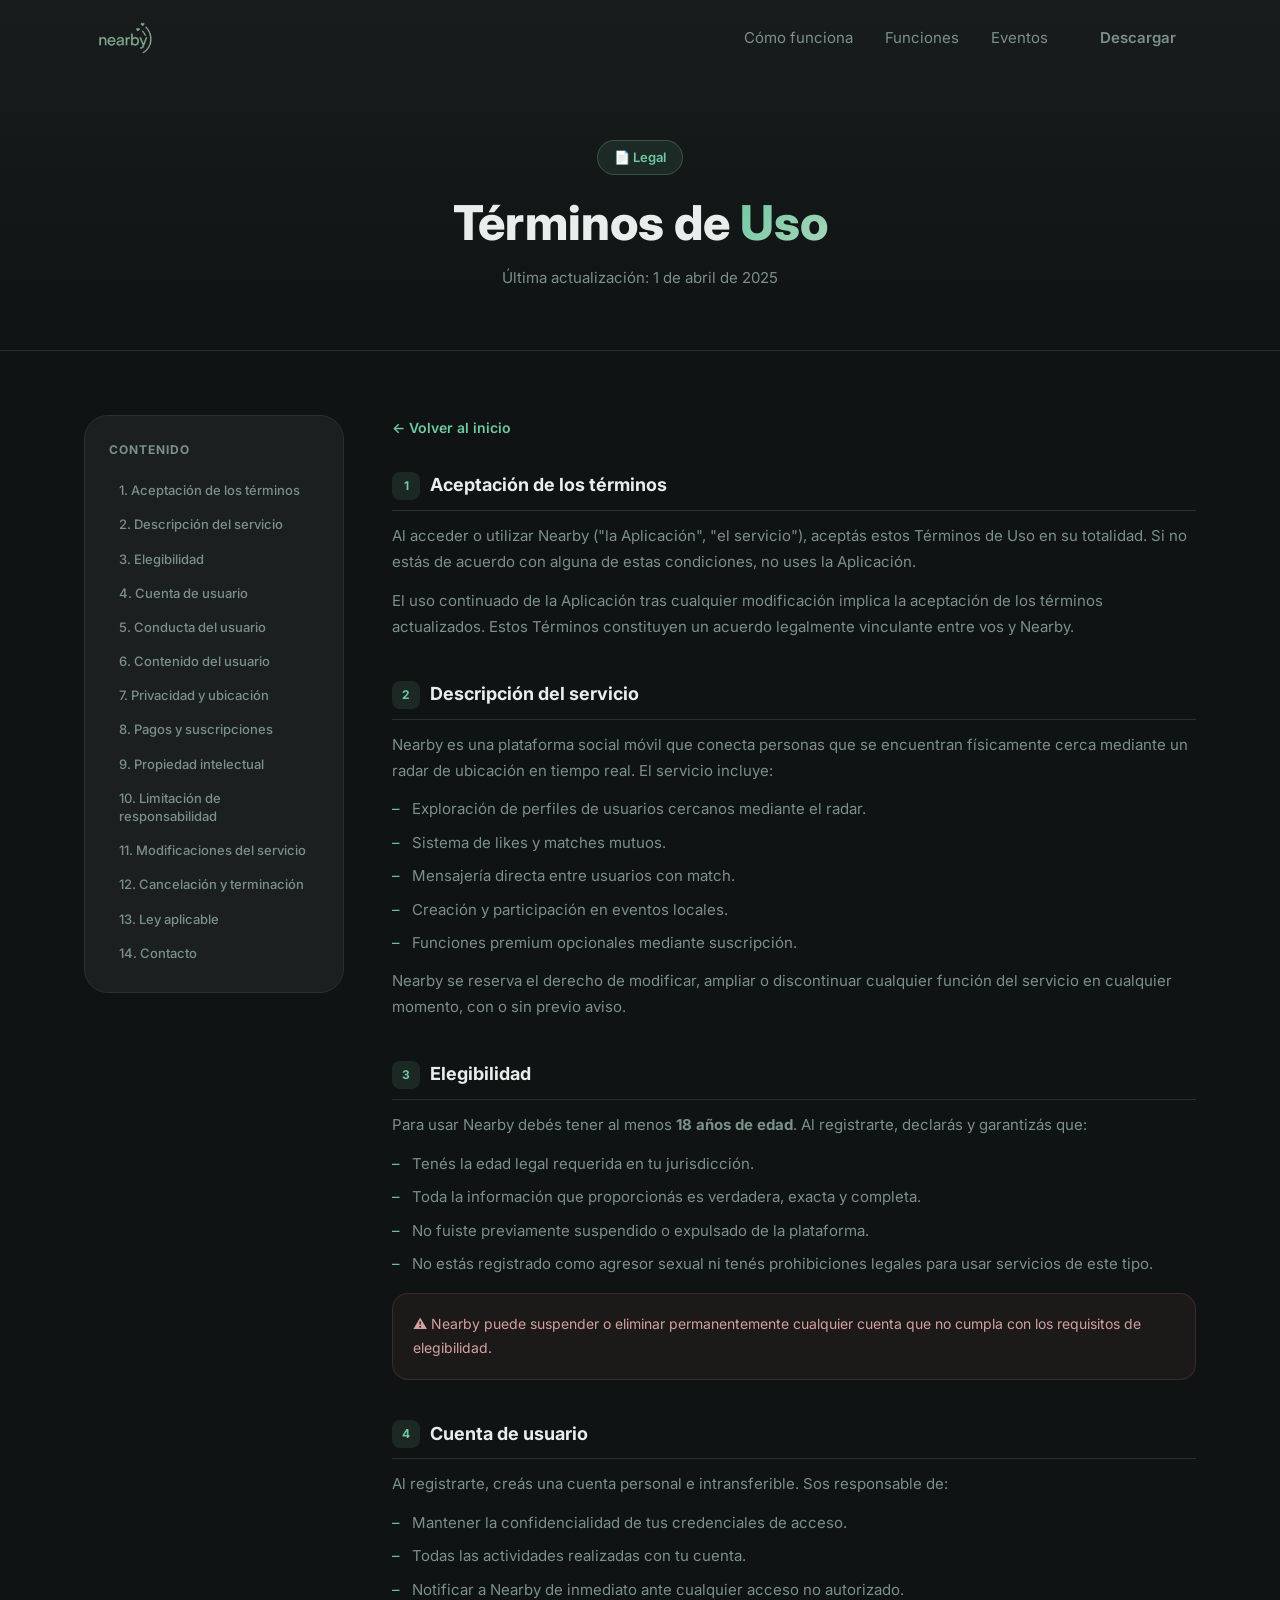
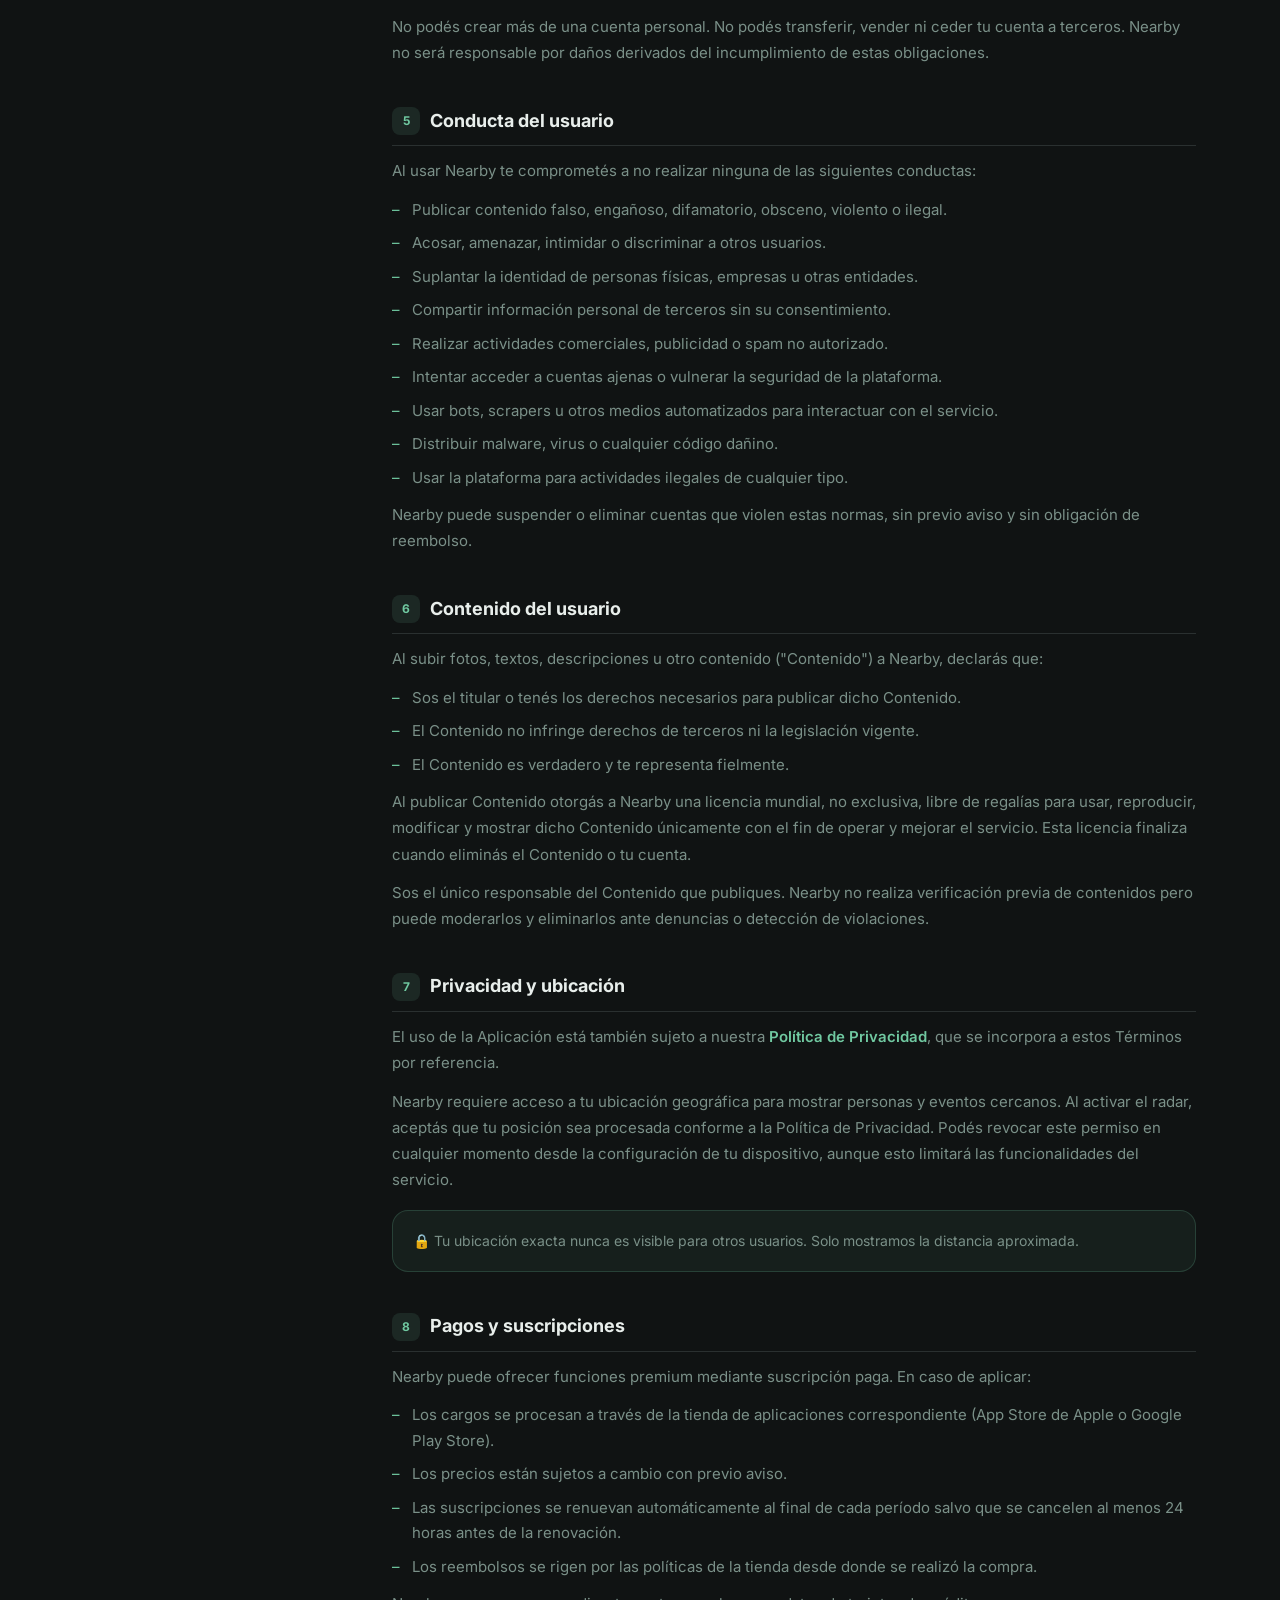
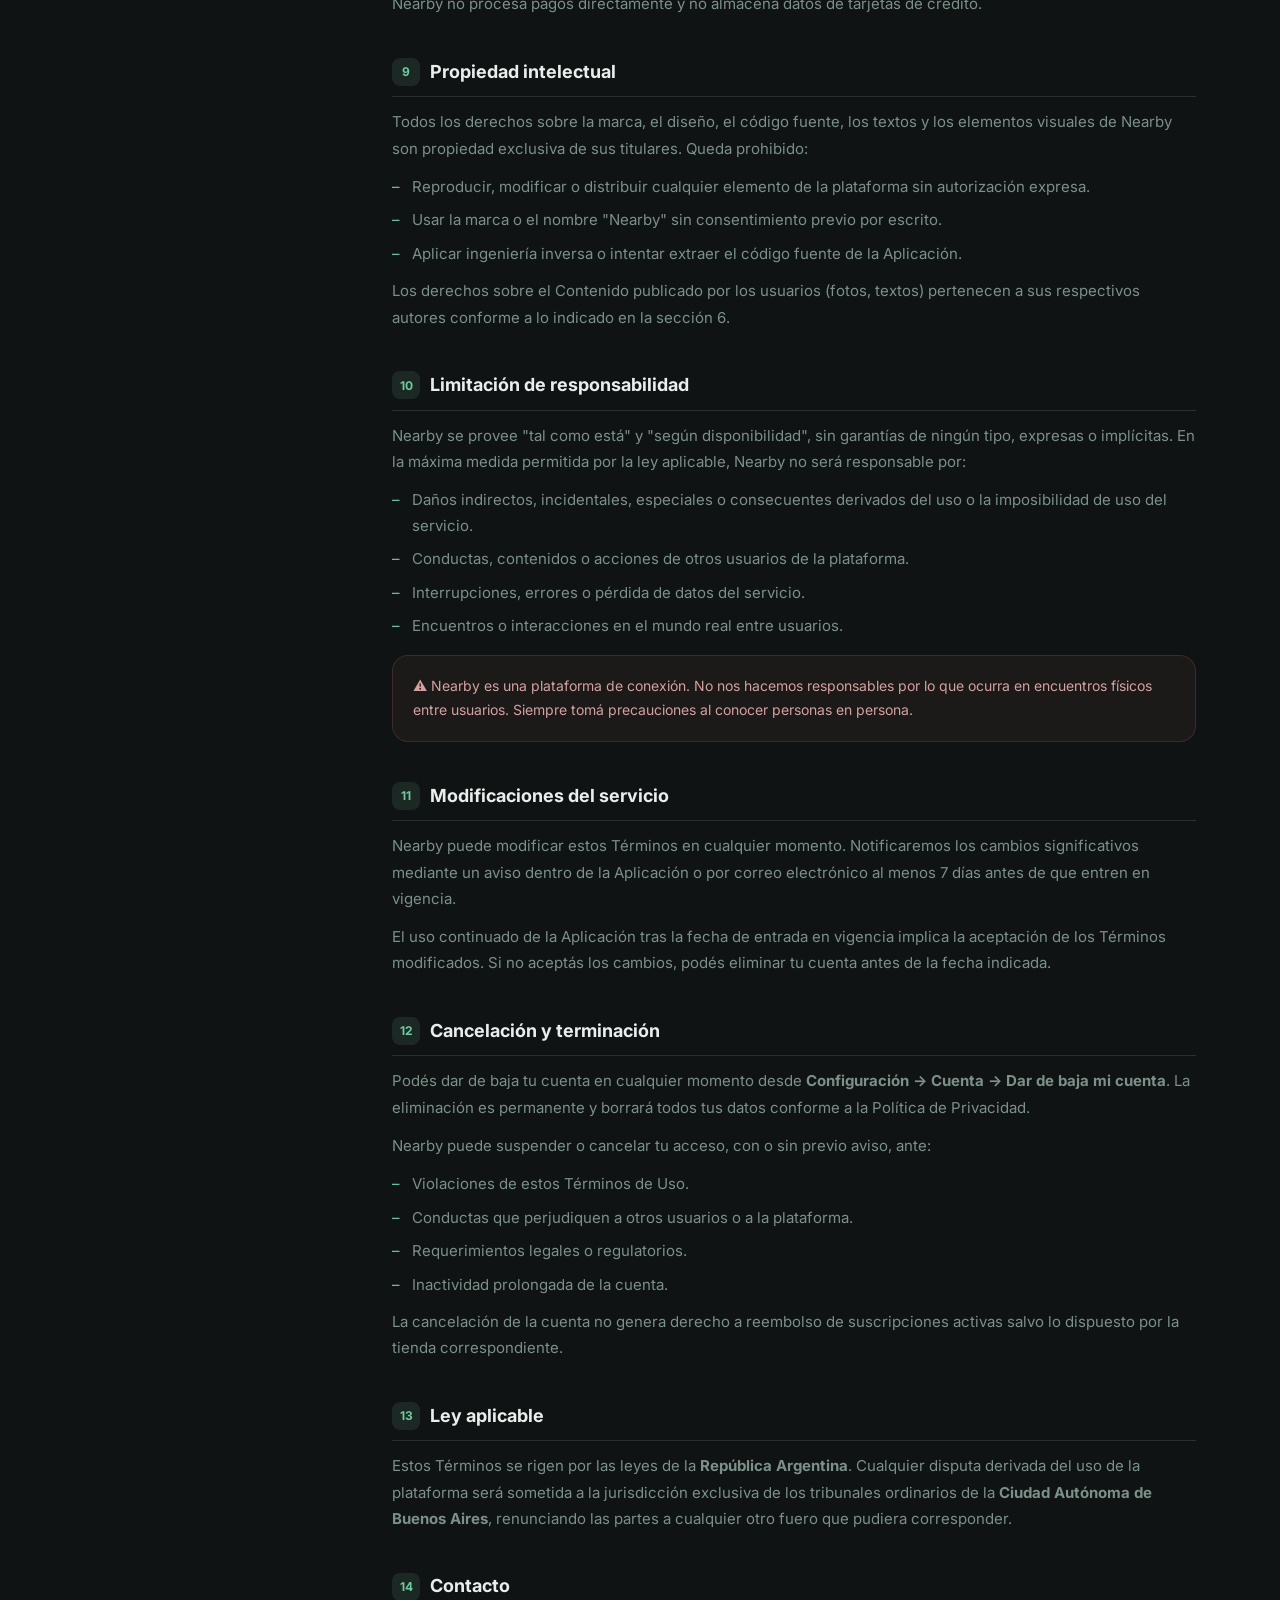
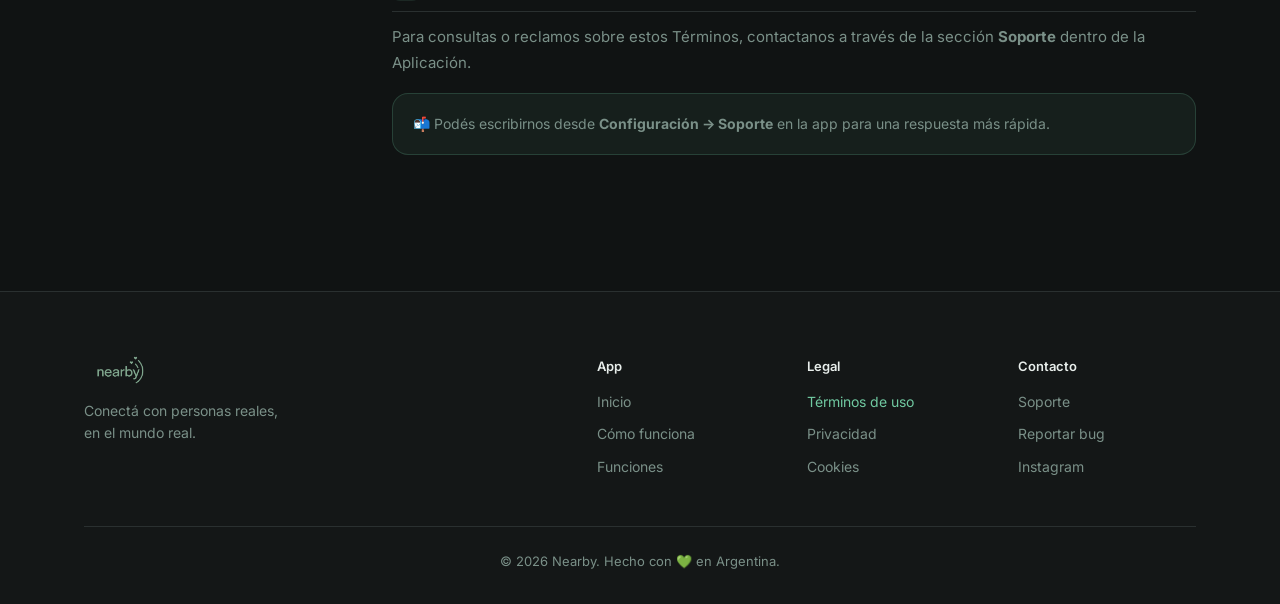
<file: landing/terms.html>
<!DOCTYPE html>
<html lang="es">

<head>
  <meta charset="UTF-8" />
  <meta name="viewport" content="width=device-width, initial-scale=1.0" />
  <title>Términos de Uso — Nearby</title>
  <meta name="description"
    content="Términos y Condiciones de uso de Nearby. Leé las condiciones que rigen el uso de la plataforma." />
  <meta name="robots" content="noindex, follow" />
  <link rel="preconnect" href="https://fonts.googleapis.com" />
  <link rel="preconnect" href="https://fonts.gstatic.com" crossorigin />
  <link href="https://fonts.googleapis.com/css2?family=Inter:wght@300;400;500;600;700;800;900&display=swap"
    rel="stylesheet" />
  <link rel="shortcut icon" href="images/icon.png" type="image/x-icon">
  <link rel="stylesheet" href="style.css" />
  <style>
    /* ─── LEGAL PAGE STYLES ─── */
    .legal-hero {
      padding: 140px 0 60px;
      background: linear-gradient(180deg, var(--bg3) 0%, var(--bg) 100%);
      border-bottom: 1px solid var(--border);
      text-align: center;
    }
    .legal-hero .legal-badge {
      display: inline-flex;
      align-items: center;
      gap: 8px;
      background: rgba(112, 201, 161, .1);
      border: 1px solid rgba(112, 201, 161, .25);
      color: var(--green);
      font-size: 13px;
      font-weight: 600;
      padding: 6px 16px;
      border-radius: 50px;
      margin-bottom: 20px;
    }
    .legal-hero h1 {
      font-size: clamp(2rem, 5vw, 3rem);
      font-weight: 800;
      line-height: 1.15;
      margin-bottom: 16px;
    }
    .legal-hero p {
      color: var(--muted);
      font-size: 15px;
      max-width: 560px;
      margin: 0 auto;
    }

    /* ─── LEGAL BODY ─── */
    .legal-body {
      padding: 64px 0 96px;
    }
    .legal-layout {
      display: grid;
      grid-template-columns: 260px 1fr;
      gap: 48px;
      align-items: start;
    }

    /* Sticky TOC */
    .legal-toc {
      position: sticky;
      top: 100px;
      background: var(--card);
      border: 1px solid var(--border);
      border-radius: var(--radius-lg);
      padding: 24px;
    }
    .legal-toc h3 {
      font-size: 12px;
      font-weight: 700;
      letter-spacing: .08em;
      text-transform: uppercase;
      color: var(--muted);
      margin-bottom: 16px;
    }
    .legal-toc ol {
      list-style: none;
      display: flex;
      flex-direction: column;
      gap: 4px;
    }
    .legal-toc ol li a {
      display: block;
      color: var(--muted);
      text-decoration: none;
      font-size: 13px;
      font-weight: 500;
      padding: 6px 10px;
      border-radius: 8px;
      transition: all .2s;
      line-height: 1.4;
    }
    .legal-toc ol li a:hover {
      color: var(--green);
      background: rgba(112, 201, 161, .08);
    }

    /* Content */
    .legal-content {
      min-width: 0;
    }
    .legal-section {
      margin-bottom: 40px;
      scroll-margin-top: 100px;
    }
    .legal-section h2 {
      font-size: 18px;
      font-weight: 700;
      color: var(--text);
      margin-bottom: 12px;
      padding-bottom: 10px;
      border-bottom: 1px solid var(--border);
      display: flex;
      align-items: center;
      gap: 10px;
    }
    .legal-section h2 .section-num {
      display: inline-flex;
      align-items: center;
      justify-content: center;
      width: 28px;
      height: 28px;
      border-radius: 8px;
      background: rgba(112, 201, 161, .12);
      color: var(--green);
      font-size: 12px;
      font-weight: 700;
      flex-shrink: 0;
    }
    .legal-section p {
      color: var(--muted);
      font-size: 15px;
      line-height: 1.75;
      margin-bottom: 12px;
    }
    .legal-section p:last-child {
      margin-bottom: 0;
    }
    .legal-section ul {
      list-style: none;
      display: flex;
      flex-direction: column;
      gap: 8px;
      margin: 12px 0;
    }
    .legal-section ul li {
      color: var(--muted);
      font-size: 15px;
      line-height: 1.7;
      padding-left: 20px;
      position: relative;
    }
    .legal-section ul li::before {
      content: "–";
      position: absolute;
      left: 0;
      color: var(--green);
    }

    /* Info box */
    .legal-info-box {
      background: rgba(112, 201, 161, .07);
      border: 1px solid rgba(112, 201, 161, .2);
      border-radius: var(--radius);
      padding: 18px 20px;
      margin-top: 16px;
    }
    .legal-info-box p {
      margin-bottom: 0 !important;
      font-size: 14px !important;
    }

    /* Warning box */
    .legal-warn-box {
      background: rgba(201, 112, 112, .07);
      border: 1px solid rgba(201, 112, 112, .2);
      border-radius: var(--radius);
      padding: 18px 20px;
      margin-top: 16px;
    }
    .legal-warn-box p {
      margin-bottom: 0 !important;
      font-size: 14px !important;
      color: #d4a0a0 !important;
    }

    /* Back link */
    .back-link {
      display: inline-flex;
      align-items: center;
      gap: 8px;
      color: var(--green);
      text-decoration: none;
      font-size: 14px;
      font-weight: 600;
      margin-bottom: 32px;
      transition: gap .2s;
    }
    .back-link:hover { gap: 12px; }

    /* Responsive */
    @media (max-width: 860px) {
      .legal-layout {
        grid-template-columns: 1fr;
      }
      .legal-toc {
        position: static;
      }
    }
  </style>
</head>

<body>

  <!-- ─── NAV ─── -->
  <nav class="nav" id="nav">
    <div class="nav-inner">
      <a href="index.html" class="nav-logo">
        <img src="images/logo.png" alt="Nearby" class="nav-logo-img" />
      </a>
      <div class="nav-links">
        <a href="index.html#como-funciona">Cómo funciona</a>
        <a href="index.html#features">Funciones</a>
        <a href="index.html#eventos">Eventos</a>
        <a href="index.html#descargar" class="btn btn-sm">Descargar</a>
      </div>
    </div>
  </nav>

  <!-- ─── HERO ─── -->
  <section class="legal-hero">
    <div class="container">
      <div class="legal-badge">📄 Legal</div>
      <h1>Términos de <span class="gradient-text">Uso</span></h1>
      <p>Última actualización: 1 de abril de 2025</p>
    </div>
  </section>

  <!-- ─── BODY ─── -->
  <section class="legal-body">
    <div class="container">

      <div class="legal-layout">

        <!-- Table of Contents -->
        <aside class="legal-toc">
          <h3>Contenido</h3>
          <ol>
            <li><a href="#s1">1. Aceptación de los términos</a></li>
            <li><a href="#s2">2. Descripción del servicio</a></li>
            <li><a href="#s3">3. Elegibilidad</a></li>
            <li><a href="#s4">4. Cuenta de usuario</a></li>
            <li><a href="#s5">5. Conducta del usuario</a></li>
            <li><a href="#s6">6. Contenido del usuario</a></li>
            <li><a href="#s7">7. Privacidad y ubicación</a></li>
            <li><a href="#s8">8. Pagos y suscripciones</a></li>
            <li><a href="#s9">9. Propiedad intelectual</a></li>
            <li><a href="#s10">10. Limitación de responsabilidad</a></li>
            <li><a href="#s11">11. Modificaciones del servicio</a></li>
            <li><a href="#s12">12. Cancelación y terminación</a></li>
            <li><a href="#s13">13. Ley aplicable</a></li>
            <li><a href="#s14">14. Contacto</a></li>
          </ol>
        </aside>

        <!-- Content -->
        <div class="legal-content">

          <a href="index.html" class="back-link">
            ← Volver al inicio
          </a>

          <div class="legal-section" id="s1">
            <h2><span class="section-num">1</span> Aceptación de los términos</h2>
            <p>
              Al acceder o utilizar Nearby ("la Aplicación", "el servicio"), aceptás estos Términos de Uso en su
              totalidad. Si no estás de acuerdo con alguna de estas condiciones, no uses la Aplicación.
            </p>
            <p>
              El uso continuado de la Aplicación tras cualquier modificación implica la aceptación de los términos
              actualizados. Estos Términos constituyen un acuerdo legalmente vinculante entre vos y Nearby.
            </p>
          </div>

          <div class="legal-section" id="s2">
            <h2><span class="section-num">2</span> Descripción del servicio</h2>
            <p>
              Nearby es una plataforma social móvil que conecta personas que se encuentran físicamente cerca mediante
              un radar de ubicación en tiempo real. El servicio incluye:
            </p>
            <ul>
              <li>Exploración de perfiles de usuarios cercanos mediante el radar.</li>
              <li>Sistema de likes y matches mutuos.</li>
              <li>Mensajería directa entre usuarios con match.</li>
              <li>Creación y participación en eventos locales.</li>
              <li>Funciones premium opcionales mediante suscripción.</li>
            </ul>
            <p>
              Nearby se reserva el derecho de modificar, ampliar o discontinuar cualquier función del servicio en
              cualquier momento, con o sin previo aviso.
            </p>
          </div>

          <div class="legal-section" id="s3">
            <h2><span class="section-num">3</span> Elegibilidad</h2>
            <p>
              Para usar Nearby debés tener al menos <strong>18 años de edad</strong>. Al registrarte, declarás y
              garantizás que:
            </p>
            <ul>
              <li>Tenés la edad legal requerida en tu jurisdicción.</li>
              <li>Toda la información que proporcionás es verdadera, exacta y completa.</li>
              <li>No fuiste previamente suspendido o expulsado de la plataforma.</li>
              <li>No estás registrado como agresor sexual ni tenés prohibiciones legales para usar servicios de este
                tipo.</li>
            </ul>
            <div class="legal-warn-box">
              <p>⚠️ Nearby puede suspender o eliminar permanentemente cualquier cuenta que no cumpla con los requisitos
                de elegibilidad.</p>
            </div>
          </div>

          <div class="legal-section" id="s4">
            <h2><span class="section-num">4</span> Cuenta de usuario</h2>
            <p>
              Al registrarte, creás una cuenta personal e intransferible. Sos responsable de:
            </p>
            <ul>
              <li>Mantener la confidencialidad de tus credenciales de acceso.</li>
              <li>Todas las actividades realizadas con tu cuenta.</li>
              <li>Notificar a Nearby de inmediato ante cualquier acceso no autorizado.</li>
            </ul>
            <p>
              No podés crear más de una cuenta personal. No podés transferir, vender ni ceder tu cuenta a terceros.
              Nearby no será responsable por daños derivados del incumplimiento de estas obligaciones.
            </p>
          </div>

          <div class="legal-section" id="s5">
            <h2><span class="section-num">5</span> Conducta del usuario</h2>
            <p>
              Al usar Nearby te comprometés a no realizar ninguna de las siguientes conductas:
            </p>
            <ul>
              <li>Publicar contenido falso, engañoso, difamatorio, obsceno, violento o ilegal.</li>
              <li>Acosar, amenazar, intimidar o discriminar a otros usuarios.</li>
              <li>Suplantar la identidad de personas físicas, empresas u otras entidades.</li>
              <li>Compartir información personal de terceros sin su consentimiento.</li>
              <li>Realizar actividades comerciales, publicidad o spam no autorizado.</li>
              <li>Intentar acceder a cuentas ajenas o vulnerar la seguridad de la plataforma.</li>
              <li>Usar bots, scrapers u otros medios automatizados para interactuar con el servicio.</li>
              <li>Distribuir malware, virus o cualquier código dañino.</li>
              <li>Usar la plataforma para actividades ilegales de cualquier tipo.</li>
            </ul>
            <p>
              Nearby puede suspender o eliminar cuentas que violen estas normas, sin previo aviso y sin obligación de
              reembolso.
            </p>
          </div>

          <div class="legal-section" id="s6">
            <h2><span class="section-num">6</span> Contenido del usuario</h2>
            <p>
              Al subir fotos, textos, descripciones u otro contenido ("Contenido") a Nearby, declarás que:
            </p>
            <ul>
              <li>Sos el titular o tenés los derechos necesarios para publicar dicho Contenido.</li>
              <li>El Contenido no infringe derechos de terceros ni la legislación vigente.</li>
              <li>El Contenido es verdadero y te representa fielmente.</li>
            </ul>
            <p>
              Al publicar Contenido otorgás a Nearby una licencia mundial, no exclusiva, libre de regalías para usar,
              reproducir, modificar y mostrar dicho Contenido únicamente con el fin de operar y mejorar el servicio.
              Esta licencia finaliza cuando eliminás el Contenido o tu cuenta.
            </p>
            <p>
              Sos el único responsable del Contenido que publiques. Nearby no realiza verificación previa de contenidos
              pero puede moderarlos y eliminarlos ante denuncias o detección de violaciones.
            </p>
          </div>

          <div class="legal-section" id="s7">
            <h2><span class="section-num">7</span> Privacidad y ubicación</h2>
            <p>
              El uso de la Aplicación está también sujeto a nuestra
              <a href="privacy.html" style="color: var(--green); text-decoration: none; font-weight: 600;">Política de
                Privacidad</a>, que se incorpora a estos Términos por referencia.
            </p>
            <p>
              Nearby requiere acceso a tu ubicación geográfica para mostrar personas y eventos cercanos. Al activar el
              radar, aceptás que tu posición sea procesada conforme a la Política de Privacidad. Podés revocar este
              permiso en cualquier momento desde la configuración de tu dispositivo, aunque esto limitará las
              funcionalidades del servicio.
            </p>
            <div class="legal-info-box">
              <p>🔒 Tu ubicación exacta nunca es visible para otros usuarios. Solo mostramos la distancia aproximada.
              </p>
            </div>
          </div>

          <div class="legal-section" id="s8">
            <h2><span class="section-num">8</span> Pagos y suscripciones</h2>
            <p>
              Nearby puede ofrecer funciones premium mediante suscripción paga. En caso de aplicar:
            </p>
            <ul>
              <li>Los cargos se procesan a través de la tienda de aplicaciones correspondiente (App Store de Apple o
                Google Play Store).</li>
              <li>Los precios están sujetos a cambio con previo aviso.</li>
              <li>Las suscripciones se renuevan automáticamente al final de cada período salvo que se cancelen al menos
                24 horas antes de la renovación.</li>
              <li>Los reembolsos se rigen por las políticas de la tienda desde donde se realizó la compra.</li>
            </ul>
            <p>
              Nearby no procesa pagos directamente y no almacena datos de tarjetas de crédito.
            </p>
          </div>

          <div class="legal-section" id="s9">
            <h2><span class="section-num">9</span> Propiedad intelectual</h2>
            <p>
              Todos los derechos sobre la marca, el diseño, el código fuente, los textos y los elementos visuales de
              Nearby son propiedad exclusiva de sus titulares. Queda prohibido:
            </p>
            <ul>
              <li>Reproducir, modificar o distribuir cualquier elemento de la plataforma sin autorización expresa.</li>
              <li>Usar la marca o el nombre "Nearby" sin consentimiento previo por escrito.</li>
              <li>Aplicar ingeniería inversa o intentar extraer el código fuente de la Aplicación.</li>
            </ul>
            <p>
              Los derechos sobre el Contenido publicado por los usuarios (fotos, textos) pertenecen a sus respectivos
              autores conforme a lo indicado en la sección 6.
            </p>
          </div>

          <div class="legal-section" id="s10">
            <h2><span class="section-num">10</span> Limitación de responsabilidad</h2>
            <p>
              Nearby se provee "tal como está" y "según disponibilidad", sin garantías de ningún tipo, expresas o
              implícitas. En la máxima medida permitida por la ley aplicable, Nearby no será responsable por:
            </p>
            <ul>
              <li>Daños indirectos, incidentales, especiales o consecuentes derivados del uso o la imposibilidad de uso
                del servicio.</li>
              <li>Conductas, contenidos o acciones de otros usuarios de la plataforma.</li>
              <li>Interrupciones, errores o pérdida de datos del servicio.</li>
              <li>Encuentros o interacciones en el mundo real entre usuarios.</li>
            </ul>
            <div class="legal-warn-box">
              <p>⚠️ Nearby es una plataforma de conexión. No nos hacemos responsables por lo que ocurra en encuentros
                físicos entre usuarios. Siempre tomá precauciones al conocer personas en persona.</p>
            </div>
          </div>

          <div class="legal-section" id="s11">
            <h2><span class="section-num">11</span> Modificaciones del servicio</h2>
            <p>
              Nearby puede modificar estos Términos en cualquier momento. Notificaremos los cambios significativos
              mediante un aviso dentro de la Aplicación o por correo electrónico al menos 7 días antes de que entren
              en vigencia.
            </p>
            <p>
              El uso continuado de la Aplicación tras la fecha de entrada en vigencia implica la aceptación de los
              Términos modificados. Si no aceptás los cambios, podés eliminar tu cuenta antes de la fecha indicada.
            </p>
          </div>

          <div class="legal-section" id="s12">
            <h2><span class="section-num">12</span> Cancelación y terminación</h2>
            <p>
              Podés dar de baja tu cuenta en cualquier momento desde
              <strong>Configuración → Cuenta → Dar de baja mi cuenta</strong>. La eliminación es permanente y borrará
              todos tus datos conforme a la Política de Privacidad.
            </p>
            <p>
              Nearby puede suspender o cancelar tu acceso, con o sin previo aviso, ante:
            </p>
            <ul>
              <li>Violaciones de estos Términos de Uso.</li>
              <li>Conductas que perjudiquen a otros usuarios o a la plataforma.</li>
              <li>Requerimientos legales o regulatorios.</li>
              <li>Inactividad prolongada de la cuenta.</li>
            </ul>
            <p>
              La cancelación de la cuenta no genera derecho a reembolso de suscripciones activas salvo lo dispuesto
              por la tienda correspondiente.
            </p>
          </div>

          <div class="legal-section" id="s13">
            <h2><span class="section-num">13</span> Ley aplicable</h2>
            <p>
              Estos Términos se rigen por las leyes de la <strong>República Argentina</strong>. Cualquier disputa
              derivada del uso de la plataforma será sometida a la jurisdicción exclusiva de los tribunales ordinarios
              de la <strong>Ciudad Autónoma de Buenos Aires</strong>, renunciando las partes a cualquier otro fuero
              que pudiera corresponder.
            </p>
          </div>

          <div class="legal-section" id="s14">
            <h2><span class="section-num">14</span> Contacto</h2>
            <p>
              Para consultas o reclamos sobre estos Términos, contactanos a través de la sección
              <strong>Soporte</strong> dentro de la Aplicación.
            </p>
            <div class="legal-info-box">
              <p>📬 Podés escribirnos desde <strong>Configuración → Soporte</strong> en la app para una respuesta más
                rápida.</p>
            </div>
          </div>

        </div>
      </div>
    </div>
  </section>

  <!-- ─── FOOTER ─── -->
  <footer class="footer">
    <div class="container">
      <div class="footer-inner">
        <div class="footer-brand">
          <img src="images/logo.png" alt="Nearby" class="footer-logo" />
          <p>Conectá con personas reales,<br />en el mundo real.</p>
        </div>
        <div class="footer-links">
          <div class="footer-col">
            <h4>App</h4>
            <a href="index.html">Inicio</a>
            <a href="index.html#como-funciona">Cómo funciona</a>
            <a href="index.html#features">Funciones</a>
          </div>
          <div class="footer-col">
            <h4>Legal</h4>
            <a href="terms.html" style="color: var(--green);">Términos de uso</a>
            <a href="privacy.html">Privacidad</a>
            <a href="#">Cookies</a>
          </div>
          <div class="footer-col">
            <h4>Contacto</h4>
            <a href="#">Soporte</a>
            <a href="#">Reportar bug</a>
            <a href="#">Instagram</a>
          </div>
        </div>
      </div>
      <div class="footer-bottom">
        <span>© 2026 Nearby. Hecho con 💚 en Argentina.</span>
      </div>
    </div>
  </footer>

  <script>
    // Nav scroll effect
    const nav = document.getElementById('nav');
    window.addEventListener('scroll', () => {
      nav.classList.toggle('scrolled', window.scrollY > 40);
    });
  </script>

</body>

</html>
</file>
<file: landing/style.css>
/* ─────────────────────────────────────────
   NEARBY LANDING — style.css
   Colors from app theme:
     tint dark:   #70c9a1
     tint light:  #3B7F62
     accent:      #64b986
     soft:        #A8D5BA
     bg dark:     #1a1a1a
     bg light:    #fafaf6
───────────────────────────────────────── */

*, *::before, *::after { box-sizing: border-box; margin: 0; padding: 0; }

:root {
  --green:      #70c9a1;
  --green-dark: #3B7F62;
  --green-mid:  #64b986;
  --green-soft: #A8D5BA;
  --bg:         #101313;
  --bg2:        #141717;
  --bg3:        #181c1c;
  --card:       #1b1f1f;
  --border:     #2a3030;
  --text:       #e8eeeb;
  --muted:      #7a9088;
  --radius:     16px;
  --radius-lg:  24px;
  --shadow:     0 4px 24px rgba(0,0,0,.5);
}

html { scroll-behavior: smooth; }

body {
  font-family: 'Inter', system-ui, sans-serif;
  background: var(--bg);
  color: var(--text);
  overflow-x: hidden;
  line-height: 1.6;
}

/* ─── CONTAINER ─── */
.container {
  max-width: 1160px;
  margin: 0 auto;
  padding: 0 24px;
}

/* ─── BUTTONS ─── */
.btn {
  display: inline-flex;
  align-items: center;
  gap: 8px;
  padding: 14px 28px;
  border-radius: 50px;
  font-weight: 600;
  font-size: 15px;
  text-decoration: none;
  transition: all .25s ease;
  cursor: pointer;
  border: none;
}
.btn-primary {
  background: linear-gradient(135deg, var(--green-mid), var(--green-dark));
  color: #fff;
  box-shadow: 0 4px 20px rgba(100,185,134,.35);
}
.btn-primary:hover {
  transform: translateY(-2px);
  box-shadow: 0 8px 32px rgba(100,185,134,.5);
}
.btn-ghost {
  background: transparent;
  color: var(--green);
  border: 1.5px solid rgba(112,201,161,.3);
}
.btn-ghost:hover {
  background: rgba(112,201,161,.08);
  border-color: var(--green);
}
.btn-sm {
  padding: 10px 20px;
  font-size: 14px;
}

/* ─── GRADIENT TEXT ─── */
.gradient-text {
  background: linear-gradient(135deg, var(--green), var(--green-soft));
  -webkit-background-clip: text;
  -webkit-text-fill-color: transparent;
  background-clip: text;
}

/* ─── NAV ─── */
.nav {
  position: fixed;
  top: 0; left: 0; right: 0;
  z-index: 100;
  padding: 16px 0;
  transition: background .3s ease, backdrop-filter .3s ease, border-color .3s ease;
  border-bottom: 1px solid transparent;
}
.nav.scrolled {
  background: rgba(16,19,19,.85);
  backdrop-filter: blur(20px);
  border-color: var(--border);
}
.nav-inner {
  max-width: 1160px;
  margin: 0 auto;
  padding: 0 24px;
  display: flex;
  align-items: center;
  justify-content: space-between;
}
.nav-logo { text-decoration: none; display: flex; align-items: center; }
.nav-logo-img { height: 32px; }
.nav-links { display: flex; align-items: center; gap: 32px; }
.nav-links a {
  color: var(--muted);
  text-decoration: none;
  font-size: 15px;
  transition: color .2s;
}
.nav-links a:hover { color: var(--text); }

/* ─── HERO ─── */
.hero {
  position: relative;
  min-height: 100vh;
  display: flex;
  align-items: center;
  padding: 120px 0 80px;
  overflow: hidden;
}

/* Radar background animation */
.hero-bg {
  position: absolute;
  inset: 0;
  display: flex;
  align-items: center;
  justify-content: center;
  pointer-events: none;
}
.radar-ring {
  position: absolute;
  border-radius: 50%;
  border: 1px solid rgba(112,201,161,.12);
  animation: radarPulse 4s ease-out infinite;
}
.radar-ring.r1 { width: 300px; height: 300px; animation-delay: 0s; }
.radar-ring.r2 { width: 550px; height: 550px; animation-delay: 1.2s; }
.radar-ring.r3 { width: 820px; height: 820px; animation-delay: 2.4s; }

@keyframes radarPulse {
  0%   { opacity: 0; transform: scale(.8); }
  20%  { opacity: 1; }
  100% { opacity: 0; transform: scale(1.1); }
}

.radar-sweep {
  position: absolute;
  width: 820px; height: 820px;
  border-radius: 50%;
  background: conic-gradient(
    from 0deg,
    transparent 0deg,
    transparent 300deg,
    rgba(112,201,161,.04) 340deg,
    rgba(112,201,161,.12) 355deg,
    transparent 360deg
  );
  animation: sweep 6s linear infinite;
}
@keyframes sweep { to { transform: rotate(360deg); } }

.hero-dots {
  position: absolute;
  width: 820px; height: 820px;
}
.dot {
  position: absolute;
  width: 10px; height: 10px;
  border-radius: 50%;
  background: var(--green);
  box-shadow: 0 0 8px var(--green), 0 0 20px rgba(112,201,161,.4);
  animation: dotBlink 3s ease-in-out infinite;
}
.d1 { top: 30%; left: 25%; animation-delay: 0s; }
.d2 { top: 20%; left: 58%; animation-delay: .6s; }
.d3 { top: 55%; left: 70%; animation-delay: 1.2s; }
.d4 { top: 65%; left: 35%; animation-delay: 1.8s; }
.d5 { top: 40%; left: 15%; animation-delay: 2.4s; }
@keyframes dotBlink {
  0%, 100% { opacity: .3; transform: scale(.8); }
  50%       { opacity: 1;  transform: scale(1.2); }
}

/* Hero layout */
.hero .container {
  position: relative;
  z-index: 2;
  display: grid;
  grid-template-columns: 1fr 1fr;
  gap: 80px;
  align-items: center;
}
.hero-content { display: flex; flex-direction: column; gap: 24px; }

.hero-badge {
  display: inline-flex;
  align-items: center;
  gap: 8px;
  background: rgba(112,201,161,.1);
  border: 1px solid rgba(112,201,161,.25);
  color: var(--green);
  padding: 8px 16px;
  border-radius: 50px;
  font-size: 13px;
  font-weight: 500;
  width: fit-content;
}
.pulse-dot {
  width: 8px; height: 8px;
  background: var(--green);
  border-radius: 50%;
  animation: pulseDot 2s ease-in-out infinite;
}
@keyframes pulseDot {
  0%, 100% { box-shadow: 0 0 0 0 rgba(112,201,161,.6); }
  50% { box-shadow: 0 0 0 6px rgba(112,201,161,0); }
}

.hero-title {
  font-size: clamp(40px, 5vw, 64px);
  font-weight: 900;
  line-height: 1.1;
  letter-spacing: -1.5px;
}
.hero-subtitle {
  font-size: 17px;
  color: var(--muted);
  max-width: 480px;
  line-height: 1.7;
}
.hero-cta { display: flex; gap: 16px; align-items: center; flex-wrap: wrap; }

.hero-stats {
  display: flex;
  align-items: center;
  gap: 24px;
  padding-top: 8px;
}
.stat { text-align: center; }
.stat-number {
  display: block;
  font-size: 22px;
  font-weight: 800;
  color: var(--green);
  letter-spacing: -0.5px;
}
.stat-label {
  font-size: 12px;
  color: var(--muted);
  text-transform: uppercase;
  letter-spacing: .5px;
}
.stat-divider {
  width: 1px;
  height: 36px;
  background: var(--border);
}

/* Phone mockup */
.hero-phone {
  position: relative;
  display: flex;
  justify-content: center;
  align-items: center;
}
.phone-frame {
  position: relative;
  width: 280px;
  height: 580px;
  background: #0e1010;
  border-radius: 44px;
  border: 2px solid #2a3030;
  overflow: hidden;
  box-shadow: 0 30px 80px rgba(0,0,0,.7), inset 0 1px 0 rgba(255,255,255,.05);
  z-index: 2;
}
.phone-sm {
  width: 240px;
  height: 500px;
  border-radius: 38px;
}
.phone-notch {
  position: absolute;
  top: 12px; left: 50%;
  transform: translateX(-50%);
  width: 90px; height: 24px;
  background: #0e1010;
  border-radius: 20px;
  z-index: 5;
}
.phone-notch-sm {
  width: 70px; height: 18px;
  top: 10px;
}
.phone-screen {
  position: absolute;
  inset: 0;
  overflow: hidden;
  background: #1a1a1a;
}
.phone-img {
  width: 100%; height: 100%;
  object-fit: cover;
  object-position: top;
}
.phone-home {
  position: absolute;
  bottom: 10px; left: 50%;
  transform: translateX(-50%);
  width: 100px; height: 4px;
  background: rgba(255,255,255,.2);
  border-radius: 4px;
  z-index: 5;
}
.phone-home-sm { width: 80px; }

.phone-glow {
  position: absolute;
  width: 300px; height: 300px;
  background: radial-gradient(circle, rgba(112,201,161,.2) 0%, transparent 70%);
  bottom: -50px; left: 50%;
  transform: translateX(-50%);
  pointer-events: none;
}

.floating-card {
  position: absolute;
  background: rgba(24,28,28,.9);
  border: 1px solid var(--border);
  backdrop-filter: blur(12px);
  border-radius: var(--radius);
  padding: 12px 16px;
  display: flex;
  align-items: center;
  gap: 10px;
  box-shadow: var(--shadow);
  animation: float 5s ease-in-out infinite;
}
.card-left { left: -40px; top: 28%; animation-delay: 0s; }
.card-right { right: -40px; bottom: 30%; animation-delay: 2.5s; }
.fc-emoji { font-size: 22px; }
.fc-name { font-size: 13px; font-weight: 700; color: var(--text); }
.fc-dist { font-size: 11px; color: var(--green); }
@keyframes float {
  0%, 100% { transform: translateY(0); }
  50% { transform: translateY(-10px); }
}

/* ─── SECTION HEADERS ─── */
.section-header { text-align: center; margin-bottom: 64px; }
.section-label {
  display: inline-block;
  color: var(--green);
  font-size: 13px;
  font-weight: 600;
  text-transform: uppercase;
  letter-spacing: 1.5px;
  margin-bottom: 12px;
}
.section-title {
  font-size: clamp(28px, 4vw, 44px);
  font-weight: 800;
  letter-spacing: -1px;
  margin-bottom: 16px;
}
.section-subtitle {
  font-size: 16px;
  color: var(--muted);
  max-width: 520px;
  margin: 0 auto;
}

/* ─── HOW IT WORKS ─── */
.how-it-works {
  padding: 120px 0;
  background: var(--bg2);
  position: relative;
  overflow: hidden;
}
.how-it-works::before {
  content: '';
  position: absolute;
  top: 0; left: 0; right: 0;
  height: 1px;
  background: linear-gradient(90deg, transparent, var(--border), transparent);
}
.steps {
  display: flex;
  align-items: flex-start;
  gap: 16px;
  justify-content: center;
}
.step {
  background: var(--card);
  border: 1px solid var(--border);
  border-radius: var(--radius-lg);
  padding: 40px 32px;
  flex: 1;
  max-width: 300px;
  position: relative;
  transition: transform .3s ease, border-color .3s ease;
}
.step:hover {
  transform: translateY(-6px);
  border-color: rgba(112,201,161,.3);
}
.step-icon {
  width: 52px; height: 52px;
  background: rgba(112,201,161,.1);
  border-radius: 14px;
  display: flex;
  align-items: center;
  justify-content: center;
  color: var(--green);
  margin-bottom: 20px;
}
.step-number {
  font-size: 48px;
  font-weight: 900;
  color: rgba(112,201,161,.08);
  position: absolute;
  top: 16px; right: 20px;
  line-height: 1;
  letter-spacing: -2px;
}
.step h3 { font-size: 19px; font-weight: 700; margin-bottom: 10px; }
.step p { color: var(--muted); font-size: 14px; line-height: 1.7; }

.step-arrow {
  color: rgba(112,201,161,.3);
  padding-top: 60px;
  flex-shrink: 0;
}

/* ─── FEATURES ─── */
.features {
  padding: 100px 0;
  display: flex;
  flex-direction: column;
  gap: 0;
}
.feature-row {
  display: grid;
  grid-template-columns: 1fr 1fr;
  gap: 80px;
  align-items: center;
  padding: 80px 0;
  border-bottom: 1px solid var(--border);
}
.feature-row:last-child { border-bottom: none; }
.feature-row.reverse { direction: rtl; }
.feature-row.reverse > * { direction: ltr; }

.feature-visual {
  position: relative;
  display: flex;
  justify-content: center;
}
.feature-glow {
  position: absolute;
  width: 200px; height: 200px;
  border-radius: 50%;
  bottom: -30px;
  filter: blur(50px);
  opacity: .3;
  pointer-events: none;
}
.glow-green { background: var(--green); }
.glow-teal  { background: #3B7F62; }

.feature-text { display: flex; flex-direction: column; gap: 20px; }
.feature-label {
  display: inline-block;
  color: var(--green);
  font-size: 12px;
  font-weight: 600;
  text-transform: uppercase;
  letter-spacing: 1.5px;
}
.feature-text h2 {
  font-size: clamp(28px, 3.5vw, 40px);
  font-weight: 800;
  letter-spacing: -.5px;
  line-height: 1.15;
}
.feature-text p { color: var(--muted); font-size: 16px; line-height: 1.75; }

.feature-list { list-style: none; display: flex; flex-direction: column; gap: 12px; }
.feature-list li {
  display: flex;
  align-items: center;
  gap: 10px;
  font-size: 15px;
  color: var(--text);
}
.check {
  width: 22px; height: 22px;
  background: rgba(112,201,161,.15);
  border-radius: 50%;
  display: inline-flex;
  align-items: center;
  justify-content: center;
  font-size: 12px;
  color: var(--green);
  flex-shrink: 0;
}

/* ─── EVENTS SHOWCASE ─── */
.events-showcase {
  padding: 120px 0;
  background: var(--bg);
  position: relative;
}
.events-grid {
  display: grid;
  grid-template-columns: repeat(3, 1fr);
  gap: 30px;
  margin-bottom: 64px;
}
.event-card {
  background: var(--card);
  border: 1px solid var(--border);
  border-radius: var(--radius-lg);
  overflow: hidden;
  display: flex;
  flex-direction: column;
  transition: all .3s ease;
}
.event-card:hover {
  transform: translateY(-8px);
  border-color: rgba(112,201,161,.4);
  box-shadow: 0 20px 40px rgba(0,0,0,.3);
}
.event-image {
  height: 180px;
  position: relative;
  overflow: hidden;
  background: var(--bg3);
}
.event-image img {
  width: 100%;
  height: 100%;
  object-fit: cover;
}
.event-badge {
  position: absolute;
  top: 16px; right: 16px;
  background: rgba(16,19,19,.85);
  backdrop-filter: blur(8px);
  color: var(--green);
  padding: 6px 12px;
  border-radius: 50px;
  font-size: 12px;
  font-weight: 600;
  border: 1px solid rgba(112,201,161,.3);
}
.overlay-gradient {
  background: linear-gradient(135deg, var(--green-dark), var(--bg3));
  display: flex;
  align-items: center;
  justify-content: center;
}
.event-placeholder-icon {
  font-size: 48px;
  opacity: .5;
}
.event-details {
  padding: 24px;
  display: flex;
  flex-direction: column;
  gap: 12px;
  flex: 1;
}
.event-category {
  font-size: 11px;
  font-weight: 700;
  text-transform: uppercase;
  letter-spacing: 1px;
  color: var(--muted);
}
.event-name {
  font-size: 20px;
  font-weight: 700;
  line-height: 1.3;
}
.event-info {
  font-size: 14px;
  color: var(--muted);
  line-height: 1.6;
}
.event-meta {
  margin-top: auto;
  padding-top: 16px;
  border-top: 1px solid var(--border);
  display: flex;
  justify-content: space-between;
  align-items: center;
}
.event-host {
  display: flex;
  align-items: center;
  gap: 8px;
  font-size: 13px;
  color: var(--text);
}
.avatar {
  width: 24px; height: 24px;
  background: var(--green-mid);
  border-radius: 50%;
  display: flex;
  align-items: center;
  justify-content: center;
  font-size: 11px;
  font-weight: 700;
  color: #fff;
}
.event-attendees {
  font-size: 12px;
  color: var(--muted);
  display: flex;
  align-items: center;
  gap: 4px;
}
.btn-full {
  width: 100%;
  justify-content: center;
  margin-top: 8px;
}
.events-cta {
  text-align: center;
  display: flex;
  flex-direction: column;
  align-items: center;
  gap: 20px;
}
.events-cta p {
  color: var(--muted);
  font-size: 16px;
}

/* ─── TESTIMONIALS ─── */
.testimonials {
  padding: 120px 0;
  background: var(--bg2);
  border-top: 1px solid var(--border);
}
.testimonial-grid {
  display: grid;
  grid-template-columns: repeat(3, 1fr);
  gap: 24px;
}
.testimonial-card {
  background: var(--card);
  border: 1px solid var(--border);
  border-radius: var(--radius-lg);
  padding: 36px 28px;
  position: relative;
  transition: transform .3s ease;
}
.testimonial-card:hover { transform: translateY(-4px); }
.testimonial-card.featured {
  border-color: rgba(112,201,161,.3);
  background: linear-gradient(145deg, rgba(112,201,161,.05), var(--card));
}
.testimonial-quote {
  font-size: 56px;
  line-height: .7;
  color: var(--green);
  opacity: .4;
  font-family: Georgia, serif;
  margin-bottom: 16px;
}
.testimonial-card p {
  color: var(--muted);
  font-size: 15px;
  line-height: 1.75;
  margin-bottom: 24px;
}
.testimonial-author { display: flex; align-items: center; gap: 12px; }
.testimonial-avatar {
  width: 40px; height: 40px;
  background: linear-gradient(135deg, var(--green-mid), var(--green-dark));
  border-radius: 50%;
  display: flex;
  align-items: center;
  justify-content: center;
  font-weight: 700;
  color: #fff;
  font-size: 15px;
}
.testimonial-name { font-weight: 600; font-size: 14px; }
.testimonial-city { font-size: 12px; color: var(--muted); }

/* ─── PRIVACY ─── */
.privacy-section {
  padding: 80px 0;
  border-top: 1px solid var(--border);
}
.privacy-card {
  background: linear-gradient(135deg, rgba(112,201,161,.06), rgba(59,127,98,.04));
  border: 1px solid rgba(112,201,161,.2);
  border-radius: var(--radius-lg);
  padding: 64px;
  text-align: center;
  max-width: 800px;
  margin: 0 auto;
}
.privacy-icon { font-size: 48px; margin-bottom: 20px; }
.privacy-card h2 { font-size: 32px; font-weight: 800; margin-bottom: 16px; }
.privacy-card p {
  color: var(--muted);
  font-size: 16px;
  line-height: 1.8;
  max-width: 560px;
  margin: 0 auto 32px;
}
.privacy-pills { display: flex; flex-wrap: wrap; gap: 10px; justify-content: center; }
.pill {
  background: rgba(112,201,161,.1);
  border: 1px solid rgba(112,201,161,.2);
  color: var(--green);
  padding: 8px 18px;
  border-radius: 50px;
  font-size: 13px;
  font-weight: 500;
}

/* ─── DOWNLOAD ─── */
.download-section {
  padding: 120px 0;
  background: var(--bg3);
  border-top: 1px solid var(--border);
  overflow: hidden;
  position: relative;
}
.download-content {
  display: grid;
  grid-template-columns: 1fr 1fr;
  gap: 80px;
  align-items: center;
}

/* Animated radar for download */
.download-radar {
  position: relative;
  width: 300px; height: 300px;
  display: flex;
  align-items: center;
  justify-content: center;
  margin: 0 auto;
}
.dl-ring {
  position: absolute;
  border-radius: 50%;
  border: 1.5px solid rgba(112,201,161,.2);
  animation: dlPulse 3.5s ease-out infinite;
}
.dl-ring.r1 { width: 120px; height: 120px; animation-delay: 0s; }
.dl-ring.r2 { width: 210px; height: 210px; animation-delay: 1s; }
.dl-ring.r3 { width: 300px; height: 300px; animation-delay: 2s; }
@keyframes dlPulse {
  0%   { opacity: 0; transform: scale(.85); }
  30%  { opacity: 1; }
  100% { opacity: 0; transform: scale(1.05); }
}
.dl-center {
  width: 90px; height: 90px;
  background: var(--card);
  border: 1.5px solid rgba(112,201,161,.3);
  border-radius: 50%;
  display: flex;
  align-items: center;
  justify-content: center;
  z-index: 2;
  box-shadow: 0 0 30px rgba(112,201,161,.2);
}
.dl-center img { width: 60px; height: auto; }

.download-text { display: flex; flex-direction: column; gap: 20px; }
.download-text h2 {
  font-size: clamp(28px, 3.5vw, 40px);
  font-weight: 800;
  letter-spacing: -.5px;
  line-height: 1.25;
}
.download-text p { color: var(--muted); font-size: 16px; }

.download-buttons { display: flex; gap: 16px; flex-wrap: wrap; }
.store-btn {
  display: inline-flex;
  align-items: center;
  gap: 14px;
  background: var(--card);
  border: 1.5px solid var(--border);
  border-radius: var(--radius);
  padding: 14px 22px;
  text-decoration: none;
  color: var(--text);
  transition: all .25s ease;
  min-width: 175px;
}
.store-btn:hover {
  border-color: rgba(112,201,161,.4);
  background: rgba(112,201,161,.05);
  transform: translateY(-2px);
}
.store-sub { display: block; font-size: 11px; color: var(--muted); }
.store-name { display: block; font-size: 16px; font-weight: 700; }
.download-note { font-size: 13px; color: var(--muted); }

/* ─── FOOTER ─── */
.footer {
  background: var(--bg2);
  border-top: 1px solid var(--border);
  padding: 64px 0 32px;
}
.footer-inner {
  display: grid;
  grid-template-columns: 1.5fr 2fr;
  gap: 64px;
  margin-bottom: 48px;
}
.footer-brand { display: flex; flex-direction: column; gap: 12px; align-items: flex-start; }
.footer-logo { height: 28px; width: auto; margin-bottom: 4px; }
.footer-brand p { color: var(--muted); font-size: 14px; line-height: 1.6; }
.footer-links { display: grid; grid-template-columns: repeat(3, 1fr); gap: 32px; }
.footer-col { display: flex; flex-direction: column; gap: 10px; }
.footer-col h4 { font-size: 13px; font-weight: 600; color: var(--text); margin-bottom: 4px; }
.footer-col a {
  color: var(--muted);
  text-decoration: none;
  font-size: 14px;
  transition: color .2s;
}
.footer-col a:hover { color: var(--green); }
.footer-bottom {
  border-top: 1px solid var(--border);
  padding-top: 24px;
  text-align: center;
  color: var(--muted);
  font-size: 13px;
}

/* ─── SCROLL ANIMATIONS ─── */
[data-aos] {
  opacity: 0;
  transform: translateY(30px);
  transition: opacity .7s ease, transform .7s ease;
}
[data-aos].aos-visible {
  opacity: 1;
  transform: translateY(0);
}
[data-aos][data-aos-delay="100"].aos-visible { transition-delay: .1s; }
[data-aos][data-aos-delay="200"].aos-visible { transition-delay: .2s; }

/* ─── RESPONSIVE ─── */
@media (max-width: 900px) {
  .hero .container,
  .download-content,
  .feature-row,
  .feature-row.reverse,
  .events-grid { grid-template-columns: 1fr; direction: ltr; }

  .hero-phone { margin-top: 40px; }
  .card-left { left: 0; }
  .card-right { right: 0; }

  .steps { flex-direction: column; align-items: center; }
  .step { max-width: 100%; width: 100%; }
  .step-arrow { display: none; }

  .testimonial-grid { grid-template-columns: 1fr; }

  .footer-inner { grid-template-columns: 1fr; gap: 40px; }
  .footer-links { grid-template-columns: repeat(3, 1fr); }

  .feature-row { gap: 40px; }
  .feature-row.reverse .feature-visual { order: -1; }

  .privacy-card { padding: 40px 24px; }
  .events-showcase { padding: 80px 0; }
}

@media (max-width: 600px) {
  .nav-links a:not(.btn) { display: none; }
  .hero-cta { flex-direction: column; align-items: flex-start; }
  .hero-stats { flex-wrap: wrap; gap: 16px; }
  .download-buttons { flex-direction: column; }
  .footer-links { grid-template-columns: 1fr 1fr; }
}
</file>
